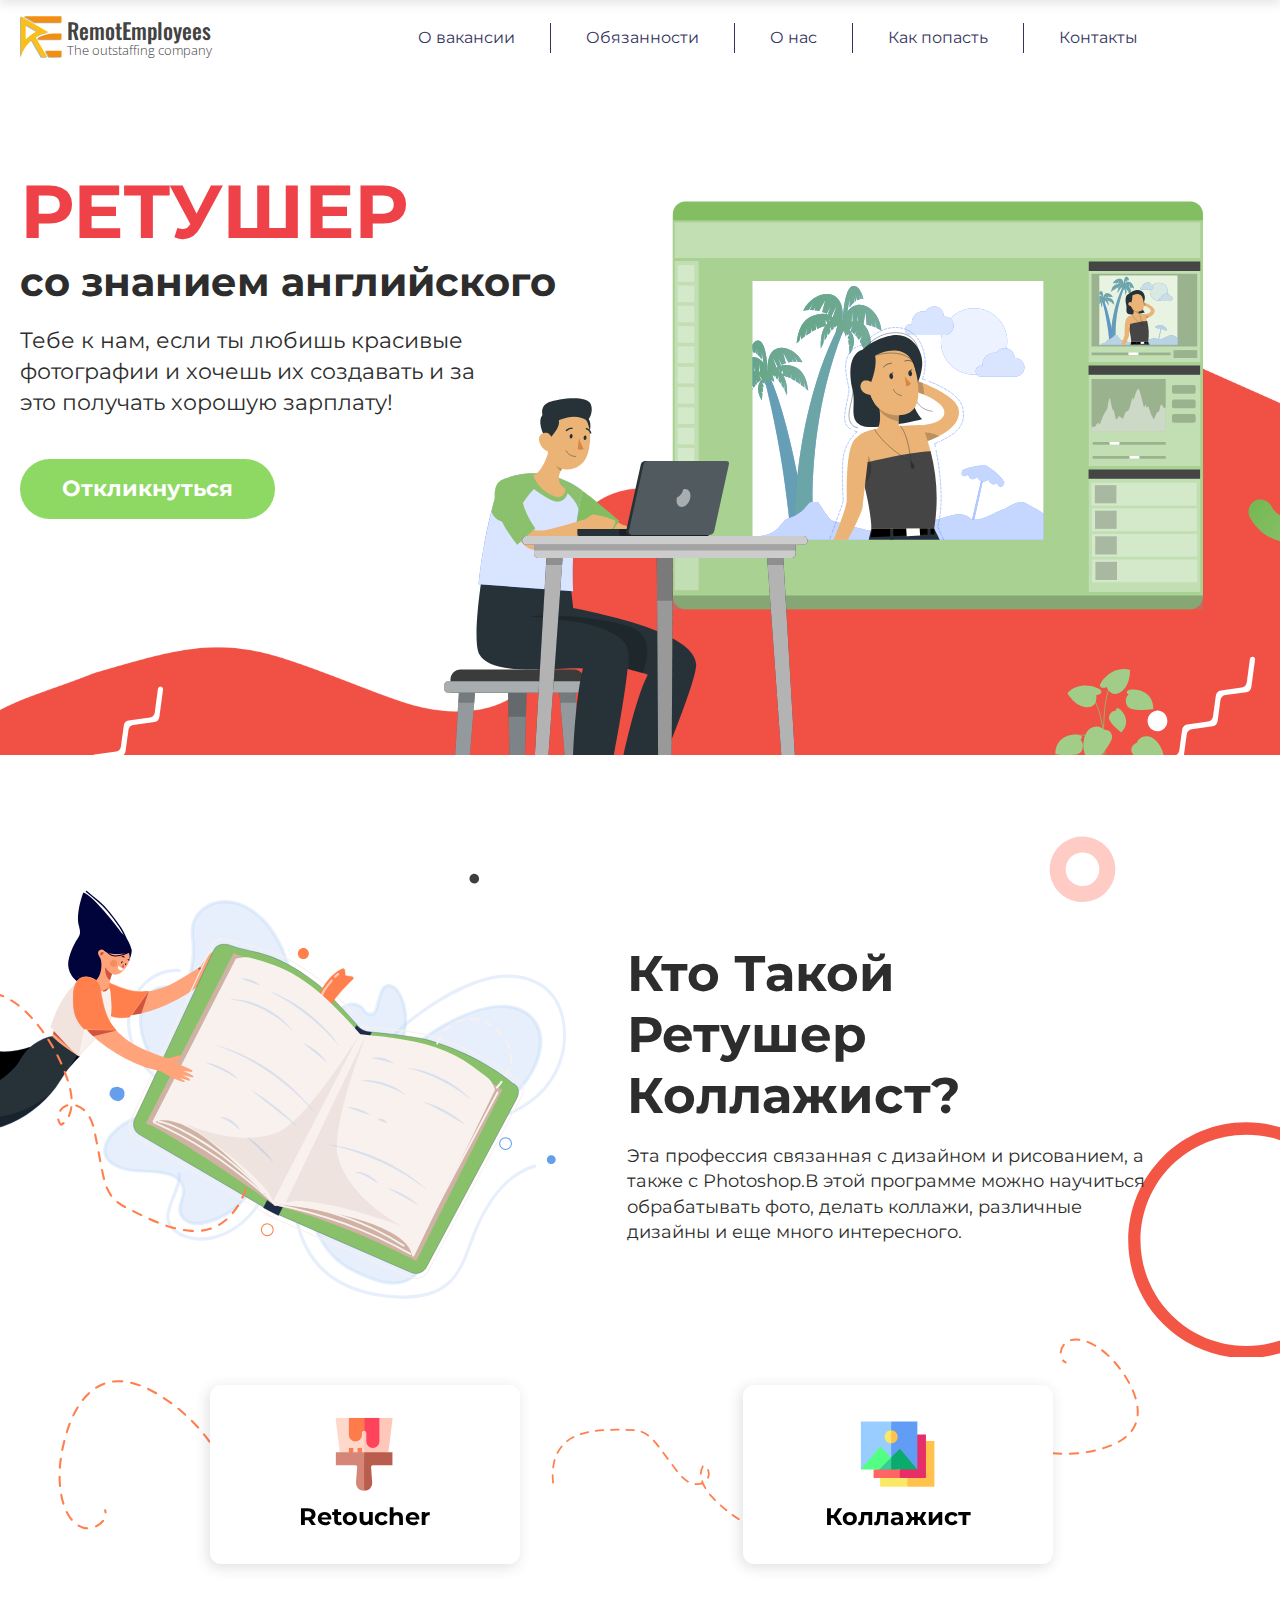
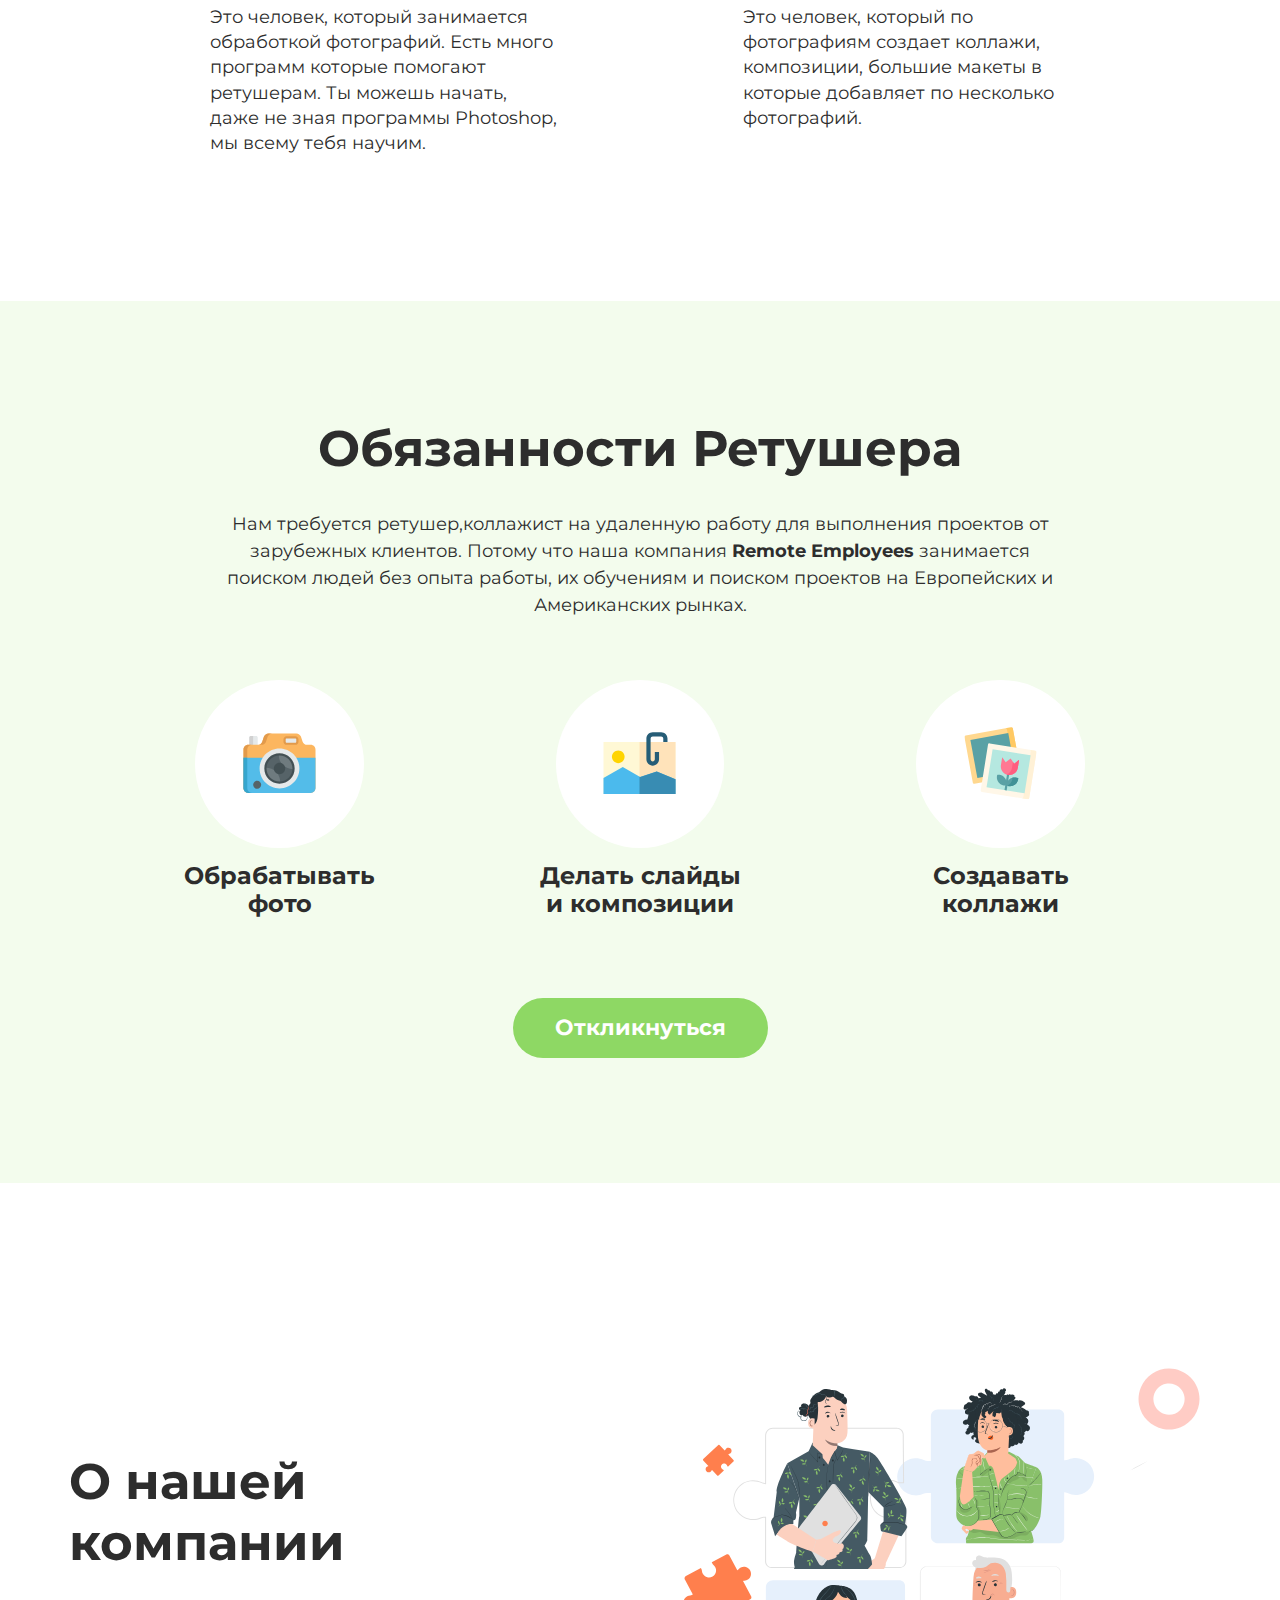
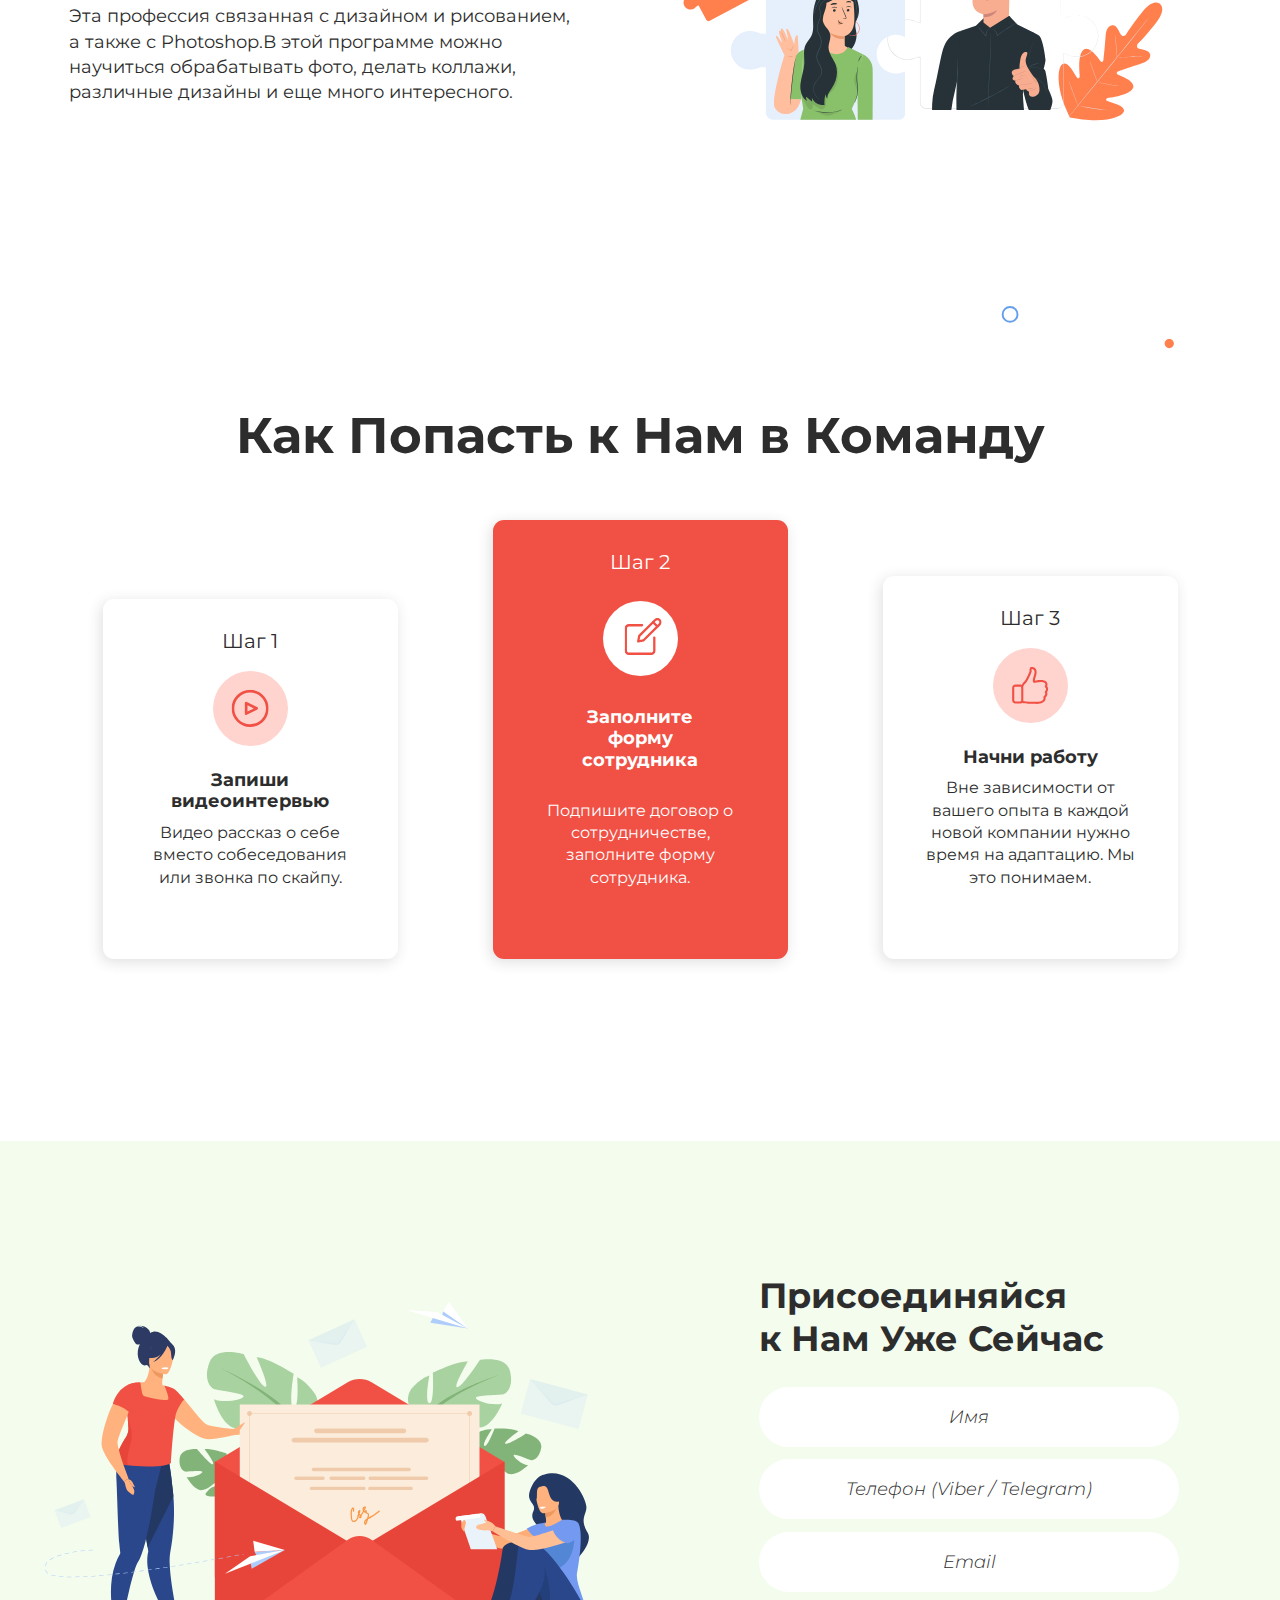
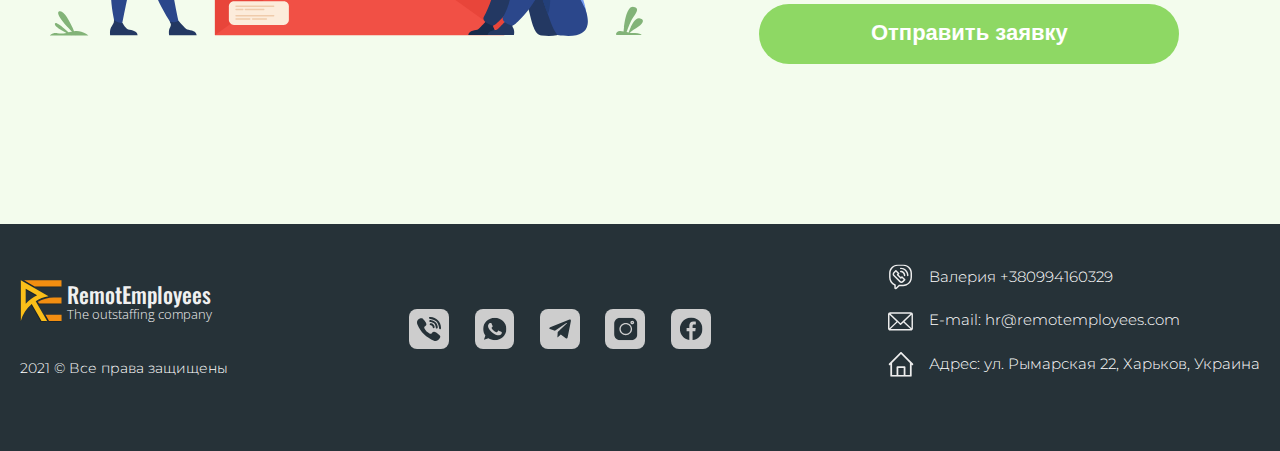
<file: index.html>
<!DOCTYPE html>
<html lang="en">
  <head>
    <meta charset="UTF-8" />
    <meta name="viewport" content="width=device-width, initial-scale=1.0" />
    <!-- Swiper -->
    <link
      rel="stylesheet"
      href="https://unpkg.com/swiper/swiper-bundle.min.css"
    />
    <!-- Favicon -->
    <link
      rel="shortcut icon"
      type="image/png"
      href="./img/cropped-favicon-32x32.ico"
    />
    <!-- Styles -->
    <link rel="stylesheet" href="./css/common.css" />
    <link rel="stylesheet" href="./css/tablet.css" />
    <link rel="stylesheet" href="./css/mobile.css" />
    <!-- Fonts -->
    <link rel="preconnect" href="https://fonts.gstatic.com" />
    <link
      href="https://fonts.googleapis.com/css2?family=Montserrat:wght@300;400;600;700&display=swap"
      rel="stylesheet"
    />
    <link rel="preconnect" href="https://fonts.gstatic.com" />
    <link
      href="https://fonts.googleapis.com/css2?family=Nunito:wght@700&display=swap"
      rel="stylesheet"
    />
    <link rel="preconnect" href="https://fonts.gstatic.com" />
    <link
      href="https://fonts.googleapis.com/css2?family=Oswald:wght@500&display=swap"
      rel="stylesheet"
    />
    <link rel="preconnect" href="https://fonts.gstatic.com" />
    <link
      href="https://fonts.googleapis.com/css2?family=Open+Sans:wght@300&display=swap"
      rel="stylesheet"
    />
    <!-- Title -->
    <title>RemotEmployees</title>
  </head>
  <body>
    <script type="text/javascript">
      var submitted = false;
    </script>
    <iframe
      name="hidden_iframe"
      id="hidden_iframe"
      style="display: none"
      onload="
        if (submitted) {window.location='./thank-you.html'}"
    ></iframe>
    <!-- Бургер меню -->
    <div class="burger-menu">
      <a href="#" class="burger-menu_button">
        <span class="burger-menu_lines"></span>
      </a>
      <nav class="burger-menu_nav">
        <a href="#who" class="burger-menu_link">О вакансии</a>
        <a href="#duties" class="burger-menu_link">Обязанности</a>
        <a href="#about" class="burger-menu_link">О нас</a>
        <a href="#how" class="burger-menu_link">Как попасть</a>
        <a href="#form" class="burger-menu_link">Контакты</a>
      </nav>
      <div class="burger-menu_overlay"></div>
    </div>

    <!-- Основне меню -->
    <header>
      <div class="container header-flex">
        <a href="./index.html" class="flex logo_wrapper">
          <img src="/img/logo.svg" class="logo__img" alt="remote employees" />
          <div class="logo__text">
            <div class="logo__text--main">RemotEmployees</div>
            <div class="logo__text--sub">The outstaffing company</div>
          </div>
        </a>
        <nav class="nav-bar">
          <a href="#who" class="nav-link">О вакансии</a>
          <a href="#duties" class="nav-link">Обязанности</a>
          <a href="#about" class="nav-link">О нас</a>
          <a href="#how" class="nav-link">Как попасть</a>
          <a href="#form" class="nav-link">Контакты</a>
        </nav>
      </div>
    </header>

    <main>
      <section class="hero">
        <div class="container hero-flex">
          <div class="hero-text">
            <h1>Ретушер</h1>
            <h2>со знанием английского</h2>
            <p>
              Тебе к нам, если ты любишь красивые фотографии и хочешь их
              создавать и за это получать хорошую зарплату!
            </p>
            <a href="#form">Откликнуться</a>
          </div>
        </div>
        <!-- векторы -->
        <img
          class="hero-vector h-vector"
          src="./img/hero-vectors/Vector.svg"
          alt=""
        />
        <img
          class="hero-vector-1 h-vector"
          src="./img/hero-vectors/Vector-1.svg"
          alt=""
        />
        <img
          class="hero-vector-2 h-vector"
          src="./img/hero-vectors/Vector-2.svg"
          alt=""
        />
        <img
          class="hero-vector-3 h-vector"
          src="./img/hero-vectors/Vector-3.svg"
          alt=""
        />
        <img
          class="hero-vector-4 h-vector"
          src="./img/hero-vectors/Vector-4.svg"
          alt=""
        />
        <img
          class="hero-vector-5 h-vector"
          src="./img/hero-vectors/Vector-5.svg"
          alt=""
        />
        <img
          class="hero-vector-6 h-vector"
          src="./img/hero-vectors/Vector-6.svg"
          alt=""
        />
        <img
          class="hero-vector-7 h-vector"
          src="./img/hero-vectors/Vector-7.svg"
          alt=""
        />
        <img
          class="hero-vector-8 h-vector"
          src="./img/hero-vectors/Vector-8.svg"
          alt=""
        />
      </section>

      <section class="who">
        <div class="container who-flex" id="who">
          <div class="who-top">
            <picture>
              <source
                srcset="./img/who-top-mobile.svg"
                media="(max-width: 400px)"
              />
              <img src="./img/who-top.svg" alt="magic illustration" />
            </picture>
            <div class="top-text">
              <h1>Кто Такой Ретушер Коллажист?</h1>
              <p>
                Эта профессия связанная с дизайном и рисованием, а также с
                Photoshop.В этой программе можно научиться обрабатывать фото,
                делать коллажи, различные дизайны и еще много интересного.
              </p>
            </div>
          </div>
          <ul class="who-cards">
            <li class="card">
              <div class="card-top">
                <img src="./img/who-brush.svg" alt="brush illustration" />
                <p>Retoucher</p>
              </div>

              <p>
                Это человек, который занимается обработкой фотографий. Есть
                много программ которые помогают ретушерам. Ты можешь начать,
                даже не зная программы Photoshop, мы всему тебя научим.
              </p>
            </li>
            <li class="card">
              <div class="card-top">
                <img src="./img/who-burst.svg" alt="burst illustration" />
                <p>Коллажист</p>
              </div>
              <p>
                Это человек, который по фотографиям создает коллажи, композиции,
                большие макеты в которые добавляет по несколько фотографий.
              </p>
            </li>
          </ul>
        </div>
        <!-- Swiper -->
        <div class="swiper-container">
          <div class="swiper-wrapper">
            <div class="swiper-slide">
              <div class="slide-box slide-one">
                <div class="card-top">
                  <img src="./img/who-brush.svg" alt="brush illustration" />
                  <p>Retoucher</p>
                </div>

                <p>
                  Это человек, который занимается обработкой фотографий. Есть
                  много программ которые помогают ретушерам. Ты можешь начать,
                  даже не зная программы Photoshop, мы всему тебя научим.
                </p>
              </div>
            </div>
            <div class="swiper-slide">
              <div class="slide-box slide-two">
                <div class="card-top">
                  <img src="./img/who-burst.svg" alt="burst illustration" />
                  <p>Коллажист</p>
                </div>
                <p>
                  Это человек, который по фотографиям создает коллажи,
                  композиции, большие макеты в которые добавляет по несколько
                  фотографий.
                </p>
                <div class="card-bottom-color"></div>
              </div>
            </div>
          </div>
          <!-- Pagination -->
          <div class="swiper-pagination"></div>
        </div>
        <!-- absolute -->
        <img
          src="./img/who-vectors/Vector.svg"
          alt=""
          class="w-vector who-vector"
        />
        <img
          src="./img/who-vectors/Vector-1.svg"
          alt=""
          class="w-vector who-vector-1"
        />
      </section>

      <section class="duties">
        <div class="container duties-flex" id="duties">
          <h1>Обязанности Ретушера</h1>
          <p>
            Нам требуется ретушер,коллажист на удаленную работу для выполнения
            проектов от зарубежных клиентов. Потому что наша компания
            <strong>Remote Employees</strong> занимается поиском людей без опыта
            работы, их обучениям и поиском проектов на Европейских и
            Американских рынках.
          </p>
          <ul class="duties-cards">
            <li class="card">
              <div class="image-wrapper">
                <img src="./img/duties-camera.svg" alt="camera illustration" />
              </div>
              <p>Обрабатывать фото</p>
            </li>
            <li class="card">
              <div class="image-wrapper">
                <img
                  src="./img/duties-attached.svg"
                  alt="attached illustration"
                />
              </div>
              <p>Делать слайды и композиции</p>
            </li>
            <li class="card">
              <div class="image-wrapper">
                <img src="./img/duties-image.svg" alt="image illustration" />
              </div>
              <p>Создавать коллажи</p>
            </li>
          </ul>
          <a href="#form">Откликнуться</a>
        </div>
        <!-- Swiper -->
        <div class="swiper-container">
          <div class="swiper-wrapper">
            <div class="swiper-slide">
              <div class="slide-box slide-one">
                <div class="image-wrapper">
                  <img
                    src="./img/duties-camera.svg"
                    alt="camera illustration"
                  />
                </div>
                <p>Обрабатывать фото</p>
              </div>
            </div>
            <div class="swiper-slide">
              <div class="slide-box slide-two">
                <div class="image-wrapper">
                  <img
                    src="./img/duties-attached.svg"
                    alt="attached illustration"
                  />
                </div>
                <p>Делать слайды и композиции</p>
              </div>
            </div>
            <div class="swiper-slide">
              <div class="slide-box slide-three">
                <div class="image-wrapper">
                  <img src="./img/duties-image.svg" alt="image illustration" />
                </div>
                <p>Создавать коллажи</p>
              </div>
            </div>
          </div>
          <!-- Pagination -->
          <div class="swiper-pagination"></div>
        </div>
        <a href="#form" class="duties-button-mobile">Откликнуться</a>
      </section>

      <section class="about">
        <div class="container about-flex" id="about">
          <div class="about-text">
            <h2>О нашей компании</h2>
            <p>
              Эта профессия связанная с дизайном и рисованием, а также с
              Photoshop.В этой программе можно научиться обрабатывать фото,
              делать коллажи, различные дизайны и еще много интересного.
            </p>
          </div>
          <img src="./img/about-image.svg" alt="employees illustration" />
        </div>
      </section>

      <section class="how">
        <div class="container how-flex" id="how">
          <h1>Как Попасть к Нам в Команду</h1>
          <ul class="how-cards">
            <li class="card">
              <h3>Шаг 1</h3>
              <div class="image-wrapper">
                <img src="./img/how-play.svg" alt="play-button illustration" />
              </div>
              <h2>Запиши видеоинтервью</h2>
              <p>
                Видео рассказ о себе вместо собеседования или звонка по скайпу.
              </p>
            </li>
            <li class="card">
              <h3>Шаг 2</h3>
              <div class="image-wrapper">
                <img src="./img/how-edit.svg" alt="play-button illustration" />
              </div>
              <h2>Заполните форму сотрудника</h2>
              <p>
                Подпишите договор о сотрудничестве, заполните форму сотрудника.
              </p>
            </li>
            <li class="card">
              <h3>Шаг 3</h3>
              <div class="image-wrapper">
                <img src="./img/how-like.svg" alt="play-button illustration" />
              </div>
              <h2>Начни работу</h2>
              <p>
                Вне зависимости от вашего опыта в каждой новой компании нужно
                время на адаптацию. Мы это понимаем.
              </p>
            </li>
          </ul>
        </div>
        <!-- Swiper -->
        <div class="swiper-container">
          <div class="swiper-wrapper">
            <div class="swiper-slide">
              <div class="slide-box slide-one">
                <h3>Шаг 1</h3>
                <div class="image-wrapper">
                  <img
                    src="./img/how-play.svg"
                    alt="play-button illustration"
                  />
                </div>
                <h2>Запиши видеоинтервью</h2>
                <p>
                  Видео рассказ о себе вместо собеседования или звонка по
                  скайпу.
                </p>
              </div>
            </div>
            <div class="swiper-slide">
              <div class="slide-box slide-two">
                <h3>Шаг 2</h3>
                <div class="image-wrapper">
                  <img
                    src="./img/how-edit.svg"
                    alt="play-button illustration"
                  />
                </div>
                <h2>Заполните форму сотрудника</h2>
                <p>
                  Подпишите договор о сотрудничестве, заполните форму
                  сотрудника.
                </p>
              </div>
            </div>
            <div class="swiper-slide">
              <div class="slide-box slide-three">
                <h3>Шаг 3</h3>
                <div class="image-wrapper">
                  <img
                    src="./img/how-like.svg"
                    alt="play-button illustration"
                  />
                </div>
                <h2>Начни работу</h2>
                <p>
                  Вне зависимости от вашего опыта в каждой новой компании нужно
                  время на адаптацию. Мы это понимаем.
                </p>
              </div>
            </div>
          </div>
          <!-- Pagination -->
          <div class="swiper-pagination"></div>
        </div>
      </section>

      <section class="form" id="form">
        <div class="container form-flex">
          <img src="./img/form-img.svg" alt="form illustration" />
          <form
            class="form-text"
            action="https://docs.google.com/forms/u/1/d/e/1FAIpQLSdqhf65YbMjfDv7mBFJMyPfAKPP6NlJghRLTjskM8ik-5KcTg/formResponse"
            method="POST"
            target="hidden_iframe"
            onsubmit="submitted=true;"
          >
            <h2>
              Присоединяйся <br />
              к Нам Уже Сейчас
            </h2>
            <input
              type="text"
              placeholder="Имя"
              pattern="^[a-zA-Z]+"
              name="entry.1164864260"
              required
            />
            <input
              type="tel"
              placeholder="Телефон (Viber / Telegram)"
              name="entry.996335081"
              required
            />
            <input
              type="email"
              placeholder="Email"
              name="entry.1554962586"
              required
            />
            <button type="submit">Отправить заявку</button>
          </form>
        </div>
      </section>
    </main>

    <footer>
      <div class="container footer-flex">
        <div class="info">
          <a href="./index.html" class="flex logo_wrapper logo--footer">
            <img src="/img/logo.svg" class="logo__img" alt="remote employees" />
            <div class="logo__text">
              <div class="logo__text--main">RemotEmployees</div>
              <div class="logo__text--sub">The outstaffing company</div>
            </div>
          </a>
          <p class="copy">2021 &copy; Все права защищены</p>
        </div>
        <ul class="soclinks">
          <li>
            <a href="viber://chat?number=380666146404" target="_blank"
              ><img src="./img/soc-viber.svg" alt="soclink image" class="icon"
            /></a>
          </li>
          <li>
            <a href="https://wa.me/380666146404" target="_blank"
              ><img
                src="./img/soc-whatsapp.svg"
                alt="soclink image"
                class="icon"
            /></a>
          </li>
          <li>
            <a href="https://t.me/remotemployees" target="_blank"
              ><img
                src="./img/soc-telegram.svg"
                alt="soclink image"
                class="icon"
            /></a>
          </li>
          <li>
            <a href="https://www.instagram.com/remotemployees/" target="_blank"
              ><img
                src="./img/soc-instagram.svg"
                alt="soclink image"
                class="icon"
            /></a>
          </li>
          <li>
            <a href="https://fb.com/remotemployees" target="_blank"
              ><img
                src="./img/soc-facebook.svg"
                alt="soclink image"
                class="icon"
            /></a>
          </li>
        </ul>
        <ul class="contacts">
          <li>
            <a href="viber://chat?number=380994160329" class="contact-link"
              ><img src="./img/c-viber.svg" alt="contact illustation" />
              <span>Валерия +380994160329</span>
            </a>
          </li>
          <li>
            <a href="mailto:hr@remotemployees.com" class="contact-link"
              ><img src="./img/c-email.svg" alt="contact illustation" />
              <span
                ><span class="mobile-hidden">E-mail:</span>
                hr@remotemployees.com
              </span>
            </a>
          </li>
          <li>
            <img src="./img/c-home.svg" alt="contact illustation" />
            <span
              ><span class="mobile-hidden">Адрес:</span> ул. Рымарская 22,
              Харьков, Украина</span
            >
          </li>
          <li>
            <ul class="soclinks-mobile">
              <li>
                <a href="viber://chat?number=380666146404" target="_blank"
                  ><img
                    src="./img/soc-viber.svg"
                    alt="soclink image"
                    class="icon"
                /></a>
              </li>
              <li>
                <a href="https://wa.me/380666146404" target="_blank"
                  ><img
                    src="./img/soc-whatsapp.svg"
                    alt="soclink image"
                    class="icon"
                /></a>
              </li>
              <li>
                <a href="https://t.me/remotemployees" target="_blank"
                  ><img
                    src="./img/soc-telegram.svg"
                    alt="soclink image"
                    class="icon"
                /></a>
              </li>
              <li>
                <a
                  href="https://www.instagram.com/remotemployees/"
                  target="_blank"
                  ><img
                    src="./img/soc-instagram.svg"
                    alt="soclink image"
                    class="icon"
                /></a>
              </li>
              <li>
                <a href="https://fb.com/remotemployees" target="_blank"
                  ><img
                    src="./img/soc-facebook.svg"
                    alt="soclink image"
                    class="icon"
                /></a>
              </li>
            </ul>
          </li>
        </ul>
      </div>
      <p class="copy-mobile">2021 &copy; Все права защищены</p>
    </footer>

    <!-- Скрипт -->
    <script src="https://unpkg.com/swiper/swiper-bundle.min.js"></script>
    <script src="/js/swiper_page.js" type="module"></script>
    <script src="https://code.jquery.com/jquery-3.3.1.min.js"></script>
    <script src="./js/script.js"></script>
  </body>
</html>
</file>
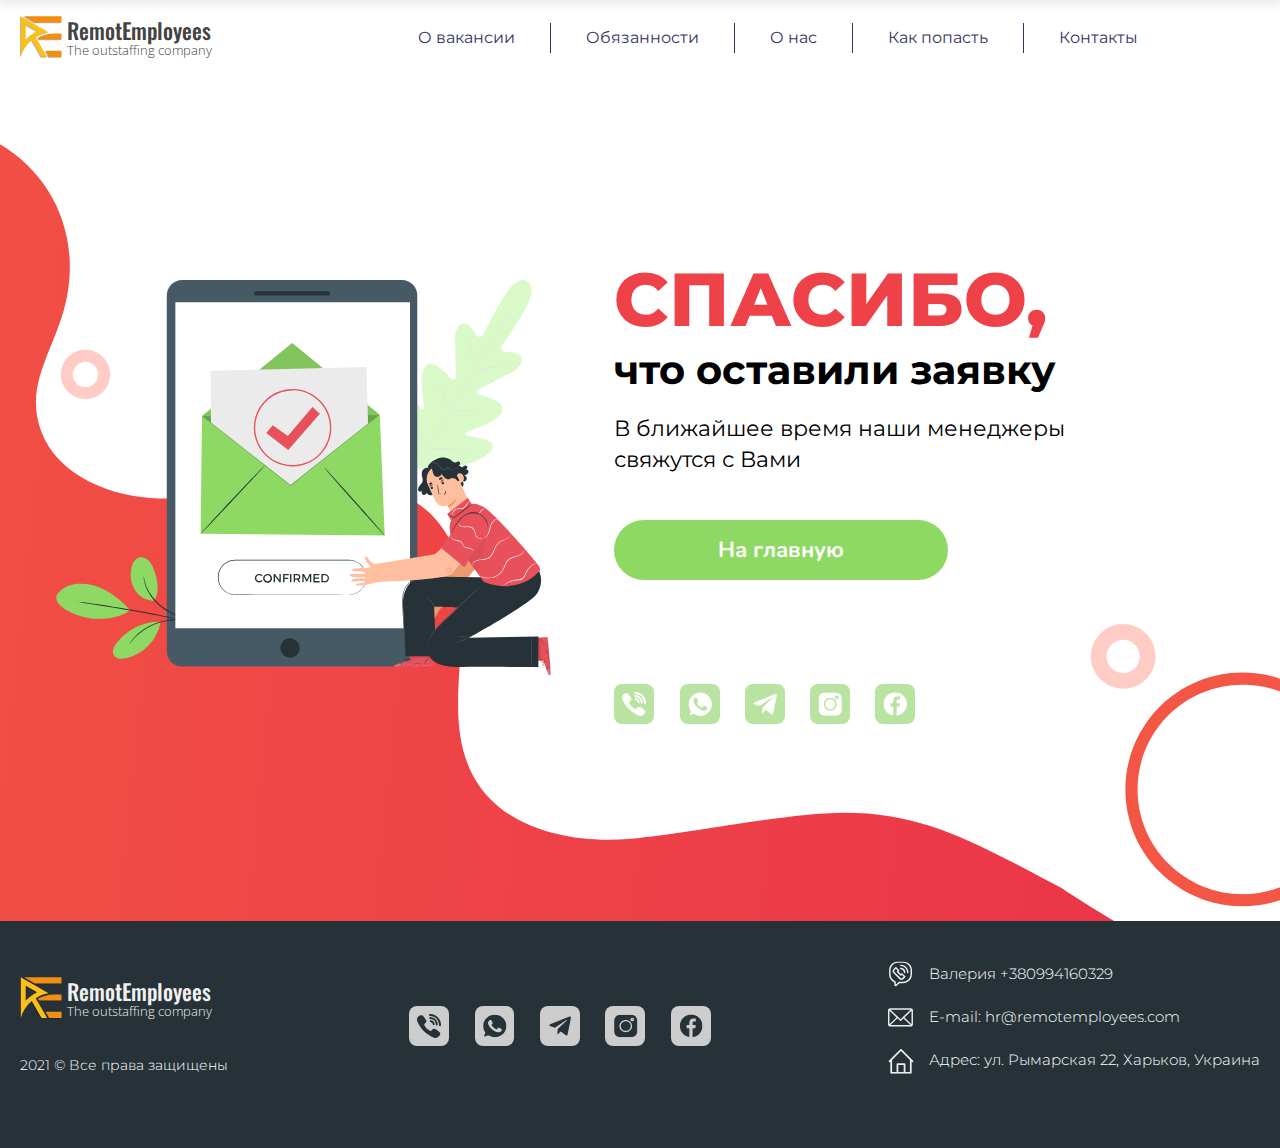
<file: thank-you.html>
<!DOCTYPE html>
<html lang="en">
  <head>
    <meta charset="UTF-8" />
    <meta name="viewport" content="width=device-width, initial-scale=1.0" />

    <!-- Favicon -->
    <link rel="icon" type="image/png" href="./img/cropped-favicon-32x32.ico" />
    <!-- Styles -->
    <link rel="stylesheet" href="./css/common.css" />
    <link rel="stylesheet" href="./css/thank-you.css" />
    <link rel="stylesheet" href="./css/tablet.css" />
    <link rel="stylesheet" href="./css/mobile.css" />
    <!-- Fonts -->
    <link rel="preconnect" href="https://fonts.gstatic.com" />
    <link
      href="https://fonts.googleapis.com/css2?family=Montserrat:wght@300;400;600;700&display=swap"
      rel="stylesheet"
    />
    <link rel="preconnect" href="https://fonts.gstatic.com" />
    <link
      href="https://fonts.googleapis.com/css2?family=Nunito:wght@700&display=swap"
      rel="stylesheet"
    />
    <link rel="preconnect" href="https://fonts.gstatic.com" />
    <link
      href="https://fonts.googleapis.com/css2?family=Oswald:wght@500&display=swap"
      rel="stylesheet"
    />
    <link rel="preconnect" href="https://fonts.gstatic.com" />
    <link
      href="https://fonts.googleapis.com/css2?family=Open+Sans:wght@300&display=swap"
      rel="stylesheet"
    />
    <!-- Title -->
    <title>RemotEmployees</title>
  </head>

  <body>
    <!-- Бургер меню -->
    <div class="burger-menu">
      <a href="#" class="burger-menu_button">
        <span class="burger-menu_lines"></span>
      </a>
      <nav class="burger-menu_nav">
        <a href="./index.html#who" class="burger-menu_link">О вакансии</a>
        <a href="./index.html#duties" class="burger-menu_link">Обязанности</a>
        <a href="./index.html#about" class="burger-menu_link">О нас</a>
        <a href="./index.html#how" class="burger-menu_link">Как попасть</a>
        <a href="./index.html#form" class="burger-menu_link">Контакты</a>
      </nav>
      <div class="burger-menu_overlay"></div>
    </div>

    <!-- Основне меню -->
    <header>
      <div class="container header-flex">
        <a href="./index.html" class="flex logo_wrapper">
          <img src="/img/logo.svg" class="logo__img" alt="remote employees" />
          <div class="logo__text">
            <div class="logo__text--main">RemotEmployees</div>
            <div class="logo__text--sub">The outstaffing company</div>
          </div>
        </a>
        <nav class="nav-bar">
          <a href="./index.html#who" class="nav-link">О вакансии</a>
          <a href="./index.html#duties" class="nav-link">Обязанности</a>
          <a href="./index.html#about" class="nav-link">О нас</a>
          <a href="./index.html#how" class="nav-link">Как попасть</a>
          <a href="./index.html#form" class="nav-link">Контакты</a>
        </nav>
      </div>
    </header>

    <main>
      <section class="feedback">
        <div class="container feedback-flex">
          <img
            src="./img/thank-you/feedback-iilustration.svg"
            alt="feedback illustration"
          />
          <div class="feedback-text">
            <h1>Спасибо,</h1>
            <h2>что оставили заявку</h2>
            <p>В ближайшее время наши менеджеры свяжутся с Вами</p>
            <a href="./index.html">На главную</a>
            <ul class="feedback-soclinks">
              <li>
                <a href="viber://chat?number=380666146404" target="_blank"
                  ><img
                    src="./img/thank-you/viber-feedback.svg"
                    alt="viber icon"
                /></a>
              </li>
              <li>
                <a href="https://wa.me/380666146404" target="_blank"
                  ><img
                    src="./img/thank-you/whatsapp-feedback.svg"
                    alt="whatsapp icon"
                /></a>
              </li>
              <li>
                <a href="https://t.me/remotemployees" target="_blank"
                  ><img
                    src="./img/thank-you/telegram-feedback.svg"
                    alt="telegram icon"
                /></a>
              </li>
              <li>
                <a
                  href="https://www.instagram.com/remotemployees"
                  target="_blank"
                  ><img
                    src="./img/thank-you/instagram-feedback.svg"
                    alt="instagram icon"
                /></a>
              </li>
              <li>
                <a href="https://fb.com/remotemployees" target="_blank"
                  ><img
                    src="./img/thank-you/facebook-feedback.svg"
                    alt="facebook icon"
                /></a>
              </li>
            </ul>
          </div>
        </div>
      </section>
    </main>

    <footer>
      <div class="container footer-flex">
        <div class="info">
          <a href="./index.html" class="flex logo_wrapper logo--footer">
            <img src="/img/logo.svg" class="logo__img" alt="remote employees" />
            <div class="logo__text">
              <div class="logo__text--main">RemotEmployees</div>
              <div class="logo__text--sub">The outstaffing company</div>
            </div>
          </a>
          <p class="copy">2021 &copy; Все права защищены</p>
        </div>
        <ul class="soclinks">
          <li>
            <a href="viber://chat?number=380666146404" target="_blank"
              ><img src="./img/soc-viber.svg" alt="soclink image" class="icon"
            /></a>
          </li>
          <li>
            <a href="https://wa.me/380666146404" target="_blank"
              ><img
                src="./img/soc-whatsapp.svg"
                alt="soclink image"
                class="icon"
            /></a>
          </li>
          <li>
            <a href="https://t.me/remotemployees" target="_blank"
              ><img
                src="./img/soc-telegram.svg"
                alt="soclink image"
                class="icon"
            /></a>
          </li>
          <li>
            <a href="https://www.instagram.com/remotemployees/" target="_blank"
              ><img
                src="./img/soc-instagram.svg"
                alt="soclink image"
                class="icon"
            /></a>
          </li>
          <li>
            <a href="https://fb.com/remotemployees" target="_blank"
              ><img
                src="./img/soc-facebook.svg"
                alt="soclink image"
                class="icon"
            /></a>
          </li>
        </ul>
        <ul class="contacts">
          <li>
            <a href="viber://chat?number=380994160329" class="contact-link"
              ><img src="./img/c-viber.svg" alt="contact illustation" />
              <span>Валерия +380994160329</span>
            </a>
          </li>
          <li>
            <a href="mailto:hr@remotemployees.com" class="contact-link"
              ><img src="./img/c-email.svg" alt="contact illustation" />
              <span
                ><span class="mobile-hidden">E-mail:</span>
                hr@remotemployees.com
              </span>
            </a>
          </li>
          <li>
            <img src="./img/c-home.svg" alt="contact illustation" />
            <span
              ><span class="mobile-hidden">Адрес:</span> ул. Рымарская 22,
              Харьков, Украина</span
            >
          </li>
          <li>
            <ul class="soclinks-mobile">
              <li>
                <a href="viber://chat?number=380666146404" target="_blank"
                  ><img
                    src="./img/soc-viber.svg"
                    alt="soclink image"
                    class="icon"
                /></a>
              </li>
              <li>
                <a href="https://wa.me/380666146404" target="_blank"
                  ><img
                    src="./img/soc-whatsapp.svg"
                    alt="soclink image"
                    class="icon"
                /></a>
              </li>
              <li>
                <a href="https://t.me/remotemployees" target="_blank"
                  ><img
                    src="./img/soc-telegram.svg"
                    alt="soclink image"
                    class="icon"
                /></a>
              </li>
              <li>
                <a
                  href="https://www.instagram.com/remotemployees/"
                  target="_blank"
                  ><img
                    src="./img/soc-instagram.svg"
                    alt="soclink image"
                    class="icon"
                /></a>
              </li>
              <li>
                <a href="https://fb.com/remotemployees" target="_blank"
                  ><img
                    src="./img/soc-facebook.svg"
                    alt="soclink image"
                    class="icon"
                /></a>
              </li>
            </ul>
          </li>
        </ul>
      </div>
      <p class="copy-mobile">2021 &copy; Все права защищены</p>
    </footer>

    <!-- Скрипт -->
    <script src="https://code.jquery.com/jquery-3.3.1.min.js"></script>
    <script src="./js/script.js"></script>
  </body>
</html>
</file>
<file: css/common.css>
/* logo */
.logo_wrapper {
  font-family: "Oswald", sans-serif;
  width: fit-content;
  display: flex;
  justify-content: start;
  margin-right: 20px;
  color: #434342;
}
.logo_wrapper.logo--footer {
  color: #f0f0f0;
}

.logo__img {
  width: 32px;
  height: 32px;
  margin-right: 5px;
}

.logo__text--main {
  font-family: "Oswald", sans-serif;
  font-weight: 500;
  font-size: 16px;
  margin-top: -2px;
  margin-bottom: -4px;
}

.logo__text--sub {
  font-family: "Open Sans", sans-serif;
  font-weight: 300;
  font-size: 8.5px;
}
@media (min-width: 1024px) {
  .logo__img {
    width: 42px;
    height: 42px;
  }

  .logo__text--main {
    font-size: 22px;
  }

  .logo__text--sub {
    font-size: 12.5px;
  }
}

/* Base */
* {
  margin: 0;
  padding: 0;
}
body {
  font-family: "Montserrat", sans-serif;
  overflow-x: hidden;
}
a,
a:visited {
  display: inline-block;
  text-decoration: none;
}
img {
  display: block;
  width: 100%;
  height: auto;
}
ul {
  list-style: none;
}
.container {
  max-width: 1320px;
  padding-left: 20px;
  padding-right: 20px;
  margin-left: auto;
  margin-right: auto;
}

/* Header */

.header-flex {
  display: flex;
  align-items: center;
  padding-top: 16px;
  padding-bottom: 10px;
}

.nav-bar {
  display: flex;
  margin-left: 150.58px;
}
.nav-bar a {
  padding: 5px 35px;
}
.nav-bar a:not(:last-child) {
  border-right: 1px solid #343460;
}
.nav-link {
  font-size: 16px;
  line-height: 20px;
  color: #343460;
  transition: 200ms ease;
}
.nav-link:hover {
  transition: 200ms ease;
  color: #ef4447;
}

/* Burder menu */

/* Hero */
@media (min-width: 500px) {
  .hero {
    position: relative;
    padding-top: 97.26px;
    padding-bottom: 235.49px;
    background-image: url("../img/hero-man.svg"), url("../img/hero-bg.png");
    background-position: bottom -200px right 0, right 0 bottom -50px;
    background-size: 1199px 894px, 100%;
    background-repeat: no-repeat;
    /* background-attachment: fixed; */
    overflow: hidden;
  }
}
.hero-text {
  text-align: left;
}
.hero-text h1 {
  font-weight: 700;
  font-size: 75px;
  line-height: 91px;
  text-transform: uppercase;
  color: #ee4148;
}
.hero-text h2 {
  font-weight: bold;
  font-size: 40px;
  line-height: 49px;
  color: #2d2d2d;
  margin-bottom: 20.23px;
}
.hero-text p {
  width: 470px;
  font-size: 22px;
  line-height: 140%;
  color: #2d2d2d;
  margin-bottom: 40.46px;
}
.hero-text a {
  display: flex;
  justify-content: center;
  align-items: center;
  width: 255px;
  height: 60px;
  background: #8ed864;
  border-radius: 67px;
  font-weight: 700;
  font-size: 22px;
  line-height: 140%;
  color: #ffffff;
}
.hero-text a:hover {
  background: #c2eeaa;
}

/* Who */
.who {
  position: relative;
  padding-top: 118.14px;
  padding-bottom: 145.16px;
  margin-left: -260px;
}
.who-top {
  display: flex;
  justify-content: center;
}
.who-top img {
  width: 694.5px;
  height: 761.6px;
}
.top-text {
  width: 521px;
  margin-left: 60px;
  margin-top: 70px;
}
.top-text h1 {
  font-weight: 700;
  font-size: 50px;
  line-height: 61px;
  color: #2d2d2d;
  margin-bottom: 18.23px;
}
.top-text p {
  font-size: 18px;
  line-height: 140%;
  color: #2d2d2d;
}
.who-cards {
  display: flex;
  justify-content: center;
  margin-top: -250px;
  margin-left: 280px;
}
.who-cards .card {
  width: 347.5px;
}
.who-cards .card:first-child {
  margin-right: 185.29px;
}
.card-top {
  position: relative;
  z-index: 30;
  display: flex;
  flex-direction: column;
  align-items: center;
  justify-content: center;
  width: 310px;
  height: 179.74px;
  background: #ffffff;
  box-shadow: -2px 3px 14px rgba(58, 58, 58, 0.16);
  border-radius: 11px;
  margin-bottom: 40.84px;
}
.who-cards .card-top:hover {
  box-shadow: -3px 2px 60px rgba(210, 227, 246, 0.5);
}
.who-cards .card-top img {
  width: 75px;
  height: 75px;
}
.who-cards .card-top p {
  margin-top: 10px;
  font-weight: 700;
  font-size: 24px;
  line-height: 29px;
  text-align: center;
  color: #000000;
}
.who-cards .card > p {
  font-size: 18px;
  line-height: 140%;
  color: #2d2d2d;
}

/* Duties */
.duties {
  padding-top: 117px;
  padding-bottom: 125px;
  background: #f3fced;
}
.duties-flex h1 {
  font-weight: 700;
  font-size: 50px;
  line-height: 61px;
  text-align: center;
  color: #2d2d2d;
  margin-bottom: 32px;
}
.duties-flex > p {
  width: 827.75px;
  margin-left: auto;
  margin-right: auto;
  font-size: 18px;
  line-height: 150%;
  text-align: center;
  color: #2d2d2d;
  margin-bottom: 60.25px;
}
.duties-cards {
  display: flex;
  width: fit-content;
  margin-left: auto;
  margin-right: auto;
  margin-bottom: 78.85px;
}
.duties-cards .card {
  width: 209px;
}
.duties-cards .card:not(:last-child) {
  margin-right: 151.5px;
}
.image-wrapper {
  width: 168.55px;
  height: 168.55px;
  background: #ffffff;
  border-radius: 50%;
  display: flex;
  justify-content: center;
  align-items: center;
  margin-bottom: 13.45px;
  margin-left: auto;
  margin-right: auto;
}
.image-wrapper img {
  width: 73px;
  height: 73px;
}
.duties-cards .card p {
  font-weight: 700;
  font-size: 24px;
  line-height: 120%;
  text-align: center;
  color: #2d2d2d;
}
.duties-flex a {
  display: flex;
  justify-content: center;
  align-items: center;
  width: 255px;
  height: 60px;
  background: #8ed864;
  border-radius: 67px;
  font-weight: 700;
  font-size: 22px;
  line-height: 140%;
  color: #ffffff;
  margin-left: auto;
  margin-right: auto;
}
.duties-flex a:hover {
  background: #c2eeaa;
}

/* About */
.about {
  padding-top: 172.09px;
  padding-bottom: 227.83px;
}
.about-flex {
  display: flex;
  justify-content: center;
}
.about-text {
  margin-top: 96px;
  margin-right: 87px;
}
.about-text h2 {
  width: 527px;
  font-weight: 700;
  font-size: 50px;
  line-height: 61px;
  color: #2d2d2d;
  margin-bottom: 31.23px;
}
.about-text p {
  width: 513.6px;
  font-size: 18px;
  line-height: 140%;
  color: #2d2d2d;
}
.about-flex img {
  width: 626.88px;
  height: 421.62px;
}

/* How */
.how {
  padding-bottom: 181.51px;
}
.how-flex h1 {
  font-weight: 700;
  font-size: 50px;
  line-height: 61px;
  color: #2d2d2d;
  margin-bottom: 54.08px;
  text-align: center;
  width: fit-content;
  margin-left: auto;
  margin-right: auto;
}
.how-cards {
  display: flex;
  width: fit-content;
  margin-left: auto;
  margin-right: auto;
  align-items: flex-end;
}
.how-cards .card {
  display: flex;
  flex-direction: column;
  align-items: center;
  padding: 29.91px 35px 70px;
  box-shadow: -2px 3px 14px rgba(58, 58, 58, 0.16);
  border-radius: 11px;
}
.how-cards .card:hover {
  box-shadow: -3px 2px 60px rgba(210, 227, 246, 0.5);
}
.how-cards .card:not(:last-child) {
  margin-right: 95px;
}
.how-cards .card > h3 {
  font-weight: 400;
  font-size: 20px;
  line-height: 24px;
  text-align: center;
  color: #2d2d2d;
  margin-bottom: 18.24px;
}
.how-cards .card > .image-wrapper {
  margin: 0;
  margin-bottom: 23.77px;
  width: 75px;
  height: 75px;
  background: #ffd3ce;
  border-radius: 50%;
  display: flex;
  justify-content: center;
  align-items: center;
}
.how-cards .card > .image-wrapper > img {
  display: block;
  width: 38px;
  height: auto;
}
.how-cards .card > h2 {
  font-weight: 700;
  font-size: 18px;
  line-height: 120%;
  text-align: center;
  color: #2d2d2d;
  margin-bottom: 9px;
  width: 162px;
}
.how-cards .card p {
  width: 225px;
  font-weight: 400;
  font-size: 16px;
  line-height: 140%;
  text-align: center;
  color: #2d2d2d;
}
/* second */
.how-cards .card:nth-child(2) {
  background: #f15045;
}
.how-cards .card:nth-child(2) > h3 {
  margin-bottom: 27.2px;
  color: #fff;
}
.how-cards .card:nth-child(2) > .image-wrapper {
  margin-bottom: 30.93px;
  background-color: #fff;
}
.how-cards .card:nth-child(2) > .image-wrapper > img {
  padding-left: 5px;
  padding-bottom: 5px;
}
.how-cards .card:nth-child(2) > h2 {
  margin-bottom: 28px;
  color: #fff;
}
.how-cards .card:nth-child(2) > p {
  color: #fff;
}
/* second end */

/* Form */
.form {
  padding-top: 133.61px;
  padding-bottom: 160.17px;
  background: #f3fced;
}
.form-flex {
  display: flex;
  justify-content: center;
}
.form-flex > img {
  width: 697.84px;
  height: 390.04px;
  margin-right: 115.8px;
}
.form-text {
  display: flex;
  flex-direction: column;
}
.form-text > h2 {
  width: 475.57px;
  text-align: left;
  font-weight: 700;
  font-size: 35px;
  line-height: 43px;
  color: #2d2d2d;
  margin-bottom: 26.66px;
}
.form-text > input {
  width: 420.22px;
  height: 60px;
  background: #ffffff;
  border-radius: 70px;
  border: none;
  outline: none;

  font-family: "Montserrat", sans-serif;
  font-style: italic;
  font-weight: 300;
  font-size: 18px;
  line-height: 140%;
  text-align: center;
  color: #2d2d2d;
  margin-bottom: 12.33px;
}
.form-text > input::placeholder {
  font-family: "Montserrat", sans-serif;
  font-style: italic;
  font-weight: 300;
  font-size: 18px;
  line-height: 140%;
  text-align: center;
  color: #2d2d2d;
}
.form-text > input:hover,
.form-text > input:focus {
  box-shadow: 0px 0px 16px rgba(194, 238, 170, 0.69);
}
.form-text > button {
  width: 420.22px;
  height: 60px;
  background: #8ed864;
  border-radius: 67px;
  border: none;
  outline: none;
  display: flex;
  justify-content: center;
  align-items: center;
  font-weight: 700;
  font-size: 22px;
  line-height: 140%;
  color: #ffffff;
}
.form-text > button:hover {
  background: #c2eeaa;
}

/* Footer */
footer {
  padding-top: 39.97px;
  padding-bottom: 57.28px;
  background: #263238;
}
.footer-flex {
  display: flex;
  justify-content: space-between;
  align-items: center;
}
/* info */
.footer-flex .info > a {
  margin-bottom: 35px;
}
.footer-flex .info > p {
  font-family: "Montserrat", sans-serif;
  font-weight: 300;
  font-size: 14px;
  line-height: 150%;
  color: #ffffff;
}
/* info */
/* soclinks */
.footer-flex .soclinks {
  display: flex;
}
.footer-flex .soclinks a {
  display: block;
  width: 39.93px;
  height: 39.91px;
  background: #cdcdcd;
  border-radius: 8px;
  display: flex;
  justify-content: center;
  align-items: center;
}
.footer-flex .soclinks a:hover {
  background: #c2eeaa;
}
.footer-flex .soclinks > li:not(:last-child) {
  margin-right: 25.54px;
}
.footer-flex .soclinks > li .icon {
  width: 24.2px;
  height: 24.2px;
  display: block;
}
/* soclinks */
/* contacts */
.contacts > li:not(:last-child) {
  margin-bottom: 17.22px;
}
.contacts > li {
  display: flex;
  align-items: center;
}
.contacts .contact-link {
  display: flex;
  align-items: center;
}
.contacts > li img {
  width: 26px;
  height: 26px;
  display: block;
}
.contacts > li span {
  font-weight: 300;
  font-size: 15px;
  line-height: 150%;
  color: #ffffff;
  margin-left: 15.08px;
}
.contacts > li:not(:last-child):hover span {
  color: #c2eeaa;
}
.contacts .mobile-hidden {
  margin-left: 0;
}
/* contacts */

.swiper-container {
  display: none;
}

.duties-button-mobile {
  display: none;
}

/* Векторы */
.hero-vector {
  position: absolute;
  width: 262.44px;
  height: 292.79px;
  bottom: 65.48px;
  left: -90px;
}
.hero-vector-1 {
  position: absolute;
  width: 108.49px;
  height: 108.35px;
  left: calc(50% - 108.49px / 2 - 530.12px);
  bottom: -40px;
}
.hero-vector-2 {
  position: absolute;
  width: 108.49px;
  height: 108.35px;
  left: calc(50% - 116.2px / 2 + 565.9px);
  bottom: -10px;
}
.hero-vector-3 {
  position: absolute;
  width: 39.02px;
  height: 39.05px;
  left: calc(50% - 39.02px / 2 + 859.76px);
  bottom: 117px;
}
.hero-vector-4 {
  position: absolute;
  width: 21.43px;
  height: 21.64px;
  left: calc(50% - 21.43px / 2 - 736.29px);
  bottom: 40px;
}
.hero-vector-5 {
  position: absolute;
  width: 21.69px;
  height: 21.67px;
  left: calc(50% - 21.69px / 2 + 417.65px);
  bottom: 23px;
}
.hero-vector-6 {
  position: absolute;
  width: 98.5px;
  height: 98.33px;
  left: calc(50% - 98.5px / 2 + 865.2px);
  bottom: -45px;
}
.hero-vector-7 {
  position: absolute;
  width: 91.75px;
  height: 91.63px;
  right: 0;
  bottom: 298px;
}
.hero-vector-8 {
  position: absolute;
  width: 149px;
  height: 120.29px;
  transform: rotate(7.38deg);
  left: calc(50% - 149px / 2 - 313.46px);
  bottom: -40px;
}

/* hero vectors */
@media (min-width: 1700px) and (max-width: 1799px) {
  .hero-vector-2 {
    left: calc(50% - 116.2px / 2 + 765.9px);
  }
}
@media (min-width: 1600px) and (max-width: 1699px) {
  .hero-vector-2 {
    left: calc(50% - 116.2px / 2 + 665.9px);
  }
  .hero-vector-4 {
    left: calc(50% - 21.43px / 2 - 636.29px);
  }
}
@media (min-width: 1500px) and (max-width: 1599px) {
  .hero-vector-2 {
    left: calc(50% - 116.2px / 2 + 685.9px);
  }
  .hero-vector-5 {
    left: calc(50% - 21.69px / 2 + 617.65px);
  }
}
@media (min-width: 1400px) and (max-width: 1499px) {
  .hero-vector {
    display: none;
  }
  .hero-vector-5 {
    left: calc(50% - 21.69px / 2 + 617.65px);
  }
  .hero-vector-8 {
    display: none;
  }
  .hero {
    background-position: bottom -200px right -50px, right 0 bottom -50px;
    background-size: 1199px 894px, 100%;
  }
}
@media (min-width: 1300px) and (max-width: 1399px) {
  .hero-vector {
    display: none;
  }
  .hero-vector-5 {
    left: calc(50% - 21.69px / 2 + 617.65px);
  }
  .hero-vector-8 {
    display: none;
  }
  .hero {
    background-position: bottom -200px right -50px, right 0 bottom -20px;
    background-size: 1099px 894px, 100%;
  }
}
@media (min-width: 1200px) and (max-width: 1399px) {
  .hero-vector {
    display: none;
  }
  .hero-vector-5 {
    left: calc(50% - 21.69px / 2 + 517.65px);
  }
  .hero-vector-7 {
    display: none;
  }
  .hero-vector-8 {
    display: none;
  }
  .hero {
    background-position: bottom -200px right -50px, right 0 bottom -20px;
    background-size: 999px 894px, 100%;
  }
}
@media (min-width: 1100px) and (max-width: 1199px) {
  .hero-vector {
    display: none;
  }
  .hero-vector-1 {
    left: calc(50% - 108.49px / 2 - 430.12px);
  }
  .hero-vector-2 {
    left: calc(50% - 116.2px / 2 + 485.9px);
  }
  .hero-vector-5 {
    left: calc(50% - 21.69px / 2 + 317.65px);
  }
  .hero-vector-7 {
    display: none;
  }
  .hero-vector-8 {
    display: none;
  }
  .hero {
    background-position: bottom -220px right -50px, right 0 bottom -20px;
    background-size: 859px 894px, 100%;
  }
}
@media (min-width: 1000px) and (max-width: 1099px) {
  .hero-vector {
    display: none;
  }
  .hero-vector-1 {
    left: calc(100% - 108.49px / 2 - 230.12px);
  }
  .hero-vector-2 {
    left: calc(50% - 116.2px / 2 + 485.9px);
  }
  .hero-vector-5 {
    left: calc(50% - 21.69px / 2 + 217.65px);
  }
  .hero-vector-7 {
    display: none;
  }
  .hero-vector-8 {
    display: none;
  }
  .hero {
    background-position: bottom -270px right -50px, right 0 bottom -20px;
    background-size: 859px 894px, 100%;
  }
}
@media (max-width: 999px) {
  .h-vector {
    display: none;
  }
}
@media (min-width: 1000px) {
  .who {
    background-image: url("../img/who-vectors/Vector-2.svg"),
      url("../img/who-vectors/Vector-3.svg"),
      url("../img/who-vectors/Vector-4.svg");
    background-repeat: no-repeat;
    background-position: right -83px bottom 544px, right 164px top 81px,
      left 290px bottom 72px;
    /* background-attachment: fixed; */
  }
}

/* who vectors */
.w-vector {
  position: absolute;
}
.who-vector {
  z-index: 20;
  right: 785px;
  bottom: 280px;
  width: 318.07px;
}
.who-vector-1 {
  z-index: 20;
  right: 430px;
  bottom: 290px;
  width: 265.12px;
}
@media (min-width: 1800px) and (max-width: 1899px) {
  .who-vector {
    z-index: 20;
    right: 725px;
    bottom: 280px;
  }
  .who-vector-1 {
    z-index: 20;
    right: 400px;
    bottom: 290px;
  }
}
@media (min-width: 1700px) and (max-width: 1799px) {
  .who-vector {
    z-index: 20;
    right: 675px;
    bottom: 280px;
  }
  .who-vector-1 {
    z-index: 20;
    right: 360px;
    bottom: 290px;
  }
}
@media (min-width: 1600px) and (max-width: 1699px) {
  .who-vector {
    z-index: 20;
    right: 625px;
    bottom: 280px;
  }
  .who-vector-1 {
    z-index: 20;
    right: 320px;
    bottom: 290px;
  }
}
@media (min-width: 1500px) and (max-width: 1599px) {
  .who-vector {
    z-index: 20;
    right: 575px;
    bottom: 280px;
  }
  .who-vector-1 {
    z-index: 20;
    right: 270px;
    bottom: 290px;
  }
}
@media (min-width: 1400px) and (max-width: 1499px) {
  .who-vector {
    z-index: 20;
    right: 525px;
    bottom: 280px;
  }
  .who-vector-1 {
    z-index: 20;
    right: 220px;
    bottom: 290px;
  }
  .who {
    background-position: right -83px bottom 544px, right 164px top 81px,
      left 188px bottom 136px;
  }
}
@media (min-width: 1300px) and (max-width: 1399px) {
  .who-vector {
    z-index: 20;
    right: 475px;
    bottom: 280px;
  }
  .who-vector-1 {
    z-index: 20;
    right: 170px;
    bottom: 290px;
  }
  .who {
    background-position: right -83px bottom 544px, right 164px top 81px,
      left 188px bottom 136px;
  }
}
@media (min-width: 1200px) and (max-width: 1299px) {
  .who-vector {
    z-index: 20;
    right: 425px;
    bottom: 280px;
  }
  .who-vector-1 {
    z-index: 20;
    right: 120px;
    bottom: 300px;
  }
  .who {
    background-position: right -83px bottom 544px, right 164px top 81px,
      left 188px bottom 136px;
  }
}
@media (min-width: 1100px) and (max-width: 1199px) {
  .who-vector {
    z-index: 20;
    right: 375px;
    bottom: 280px;
  }
  .who-vector-1 {
    z-index: 20;
    right: 70px;
    bottom: 300px;
  }
  .who {
    background-position: right -83px bottom 544px, right 164px top 81px,
      left 98px bottom 136px;
  }
}
@media (min-width: 1000px) and (max-width: 1099px) {
  .who-vector {
    display: none;
  }
  .who-vector-1 {
    z-index: 20;
    right: 20px;
    bottom: 300px;
  }
  .who {
    background-position: right -83px bottom 544px, right 164px top 81px,
      left 50px bottom 136px;
  }
}
@media (max-width: 999px) {
  .w-vector {
    display: none;
  }
}
/* about vectors */
@media (min-width: 1000px) {
  .about {
    background-image: url("../img/about-vectors/Vector.svg"),
      url("../img/about-vectors/Vector-1.svg"),
      url("../img/about-vectors/Vector-2.svg"),
      url("../img/about-vectors/Vector-3.svg");
    background-repeat: no-repeat;
    background-position: right 106px bottom 56px, right 235px bottom 56px,
      right 180px top 185px, left 0 bottom 191px;
    /* background-attachment: fixed; */
  }
}

@media (min-width: 1000px) and (max-width: 1699px) {
  .about {
    background-image: url("../img/about-vectors/Vector.svg"),
      url("../img/about-vectors/Vector-1.svg"),
      url("../img/about-vectors/Vector-2.svg");
    background-position: right 106px bottom 56px, right 235px bottom 56px,
      right 80px top 185px, left 0 bottom 191px;
  }
}
/* how */
@media (min-width: 1500px) {
  .how {
    background-image: url("../img/how-vectors/Vector.svg");
    background-repeat: no-repeat;
    background-position: left 117px bottom 181px;
    /* background-attachment: fixed; */
  }
}
</file>
<file: css/tablet.css>
@media (min-width: 1200px) and (max-width: 1300px) {
  .about-flex > img {
    width: 527.94px;
  }
  .form-flex > img {
    width: 598.27px;
  }
  .who-top > img {
    width: 596.5px;
    margin-left: 200px;
  }
}
@media (min-width: 1100px) and (max-width: 1199px) {
  .about-flex > img {
    width: 427.94px;
    height: auto;
  }
  .form-flex > img {
    width: 498.27px;
    height: auto;
    margin-right: 65px;
  }
  .who-top img {
    width: 546.5px;
    margin-left: 250px;
  }
  /* header */
  .nav-bar {
    margin-left: 150px;
  }
  .nav-bar > a {
    padding: 0 25px;
  }
  /* how */
  .how-cards > .card:not(:last-child) {
    margin-right: 60px;
  }
  /* who */
  .who-cards > .card:not(:last-child) {
    margin-right: 155px;
  }
}
@media (min-width: 1000px) and (max-width: 1099px) {
  .about-flex > img {
    width: 427.94px;
    height: auto;
  }
  .about-text {
    margin-right: 37px;
  }
  .form-flex > img {
    width: 448.27px;
    height: auto;
    margin-right: 55px;
  }
  .who-top img {
    width: 546.5px;
    margin-left: 250px;
  }
  /* header */
  .nav-bar {
    margin-left: 100px;
  }
  .nav-bar > a {
    padding: 0 20px;
  }
  /* hero */
  .hero-text h1 {
    font-size: 65px;
  }
  /* how */
  .how-cards > .card:not(:last-child) {
    margin-right: 45px;
  }
  .how-cards > .card {
    padding: 29.91px 25px 70px;
  }
  /* who */
  .who-cards > .card:not(:last-child) {
    margin-right: 155px;
  }
}
@media (min-width: 900px) and (max-width: 999px) {
  .hero {
    background-position: bottom -220px right -50px, right 0 bottom -50px;
    background-size: 699px 794px, 100%;
    /* background-attachment: fixed; */
  }
  .about-flex {
    align-items: center;
  }
  .about-flex > img {
    width: 327.94px;
    height: auto;
  }
  .about-text {
    margin-right: 27px;
    width: 431px;
    margin-top: 0;
  }
  .about-text > h2,
  .about-text > p {
    width: 431px;
  }
  .about-text > h2 {
    font-size: 40px;
  }
  /* form */
  .form-flex > img {
    width: 400.27px;
    height: auto;
    margin-right: 35px;
  }
  .form-text > input {
    width: 400.22px;
  }
  .form-text > h2 {
    width: 400.22px;
  }
  .form-text > button {
    width: 400.22px;
  }
  /* who */
  .who-top img {
    width: 496.5px;
    margin-left: 250px;
  }
  .top-text {
    margin-left: 20px;
  }
  .top-text > h1 {
    font-size: 40px;
  }
  /* header */
  .nav-bar {
    margin-left: 100px;
  }
  .nav-bar > a {
    padding: 0 10px;
  }
  /* hero */
  .hero-text h1 {
    font-size: 50px;
  }
  .hero-text h2 {
    font-size: 30px;
  }
  /* how */
  .how-cards > .card:not(:last-child) {
    margin-right: 25px;
  }
  .how-cards > .card {
    padding: 29.91px 15px 70px;
  }
  .how-flex > h1 {
    font-size: 40px;
  }
  /* duties */
  .duties-cards .card:not(:last-child) {
    margin-right: 101.5px;
  }
  .duties-flex > h1 {
    font-size: 40px;
  }
  .image-wrapper {
    width: 138.55px;
    height: 138.55px;
  }
  /* who */
  .who-cards > .card:not(:last-child) {
    margin-right: 55px;
  }
  /* footer */
  .footer-flex {
    align-items: stretch;
  }
}
@media (min-width: 800px) and (max-width: 899px) {
  .hero {
    background-position: bottom -150px right -50px, right 0 bottom -20px;
    background-size: 599px 594px, 100%;
  }
  .about-flex {
    align-items: center;
  }
  .about-flex > img {
    width: 327.94px;
    height: auto;
  }
  .about-text {
    margin-right: 27px;
    width: 331px;
    margin-top: 0;
  }
  .about-text > h2,
  .about-text > p {
    width: 331px;
  }
  .about-text > h2 {
    font-size: 30px;
  }
  /* form */
  .form-flex > img {
    width: 300.27px;
    height: auto;
    margin-right: 35px;
  }
  .form-text > input {
    width: 300.22px;
  }
  .form-text > h2 {
    width: 300.22px;
    font-size: 30px;
  }
  .form-text > button {
    width: 300.22px;
  }
  /* who */
  .who-top img {
    width: 396.5px;
    height: 600px;
    margin-left: 250px;
  }
  .top-text {
    margin-left: 10px;
  }
  .top-text > h1 {
    font-size: 30px;
  }
  /* header */
  .nav-bar {
    margin-left: 100px;
  }
  .nav-bar > a {
    padding: 0 10px;
  }
  .nav-bar > a {
    font-size: 14px;
  }
  /* hero */
  .hero-text h1 {
    font-size: 40px;
  }
  .hero-text h2 {
    font-size: 30px;
  }
  /* how */
  .how-cards > .card:not(:last-child) {
    margin-right: 25px;
  }
  .how-cards > .card {
    padding: 29.91px 15px 70px;
  }
  .how-flex > h1 {
    font-size: 30px;
  }
  .how-cards .card p {
    width: 185px;
  }
  /* duties */
  .duties-cards .card:not(:last-child) {
    margin-right: 51.5px;
  }
  .duties-flex > h1 {
    font-size: 30px;
  }
  .image-wrapper {
    width: 138.55px;
    height: 138.55px;
  }
  .duties-flex > p {
    width: 100%;
  }
  /* who */
  .who-cards > .card:not(:last-child) {
    margin-right: 35px;
  }
  .who-cards {
    margin-top: -180px;
    margin-left: 250px;
  }
  /* footer */
  .footer-flex {
    align-items: stretch;
  }
}

/* HiddenElements */
@media (max-width: 999px) {
  /* footer */
  footer {
    padding-bottom: 18px;
  }
  .footer-flex .soclinks {
    display: none;
  }
  .footer-flex .info > p {
    display: none;
  }
  .soclinks-mobile {
    display: flex;
  }
  .soclinks-mobile a:hover {
    background: #c2eeaa;
  }
  .soclinks-mobile a {
    display: block;
    width: 39.93px;
    height: 39.91px;
    background: #cdcdcd;
    border-radius: 8px;
    display: flex;
    justify-content: center;
    align-items: center;
  }
  .soclinks-mobile > li .icon {
    width: 24.2px;
    height: 24.2px;
    display: block;
  }
  .soclinks-mobile > li:not(:last-child) {
    margin-right: 25.54px;
  }
  .copy-mobile {
    font-family: "Montserrat", sans-serif;
    font-weight: 300;
    font-size: 14px;
    line-height: 100%;
    color: #ffffff;
    text-align: left;
    padding: 0 20px;
    padding-top: 18px;
  }
}
@media (min-width: 1000px) {
  /* footer */
  .soclinks-mobile {
    display: none;
  }
  .copy-mobile {
    display: none;
  }
}
</file>
<file: css/mobile.css>
/* Бургер Меню */

.burger-menu_button {
  display: none;
  position: absolute;
  top: 7px;
  right: 10px;
  z-index: 30;
  width: 50px;
  height: 50px;
  border-radius: 50%;
  transition: 300ms ease;
}
.burger-menu_button:hover .burger-menu_lines {
  filter: brightness(1);
  transition: 300ms ease;
}
.burger-menu_lines,
.burger-menu_lines::before,
.burger-menu_lines::after {
  position: absolute;
  width: 25px;
  height: 3px;
  background-color: #222628;
  border-radius: 2px;
}
.burger-menu_lines {
  top: 50%;
  left: 50%;
  transform: translate(-50%, -50%);
}
.burger-menu_lines::before {
  content: "";
  top: -8px;
}
.burger-menu_lines::after {
  content: "";
  bottom: -8px;
}

.burger-menu_active .burger-menu_button,
.burger-menu_active .burger-menu_lines {
  background-color: transparent;
}
.burger-menu_active .burger-menu_lines::before {
  top: 0;
  transform: rotate(45deg);
  background-color: #fff;
}
.burger-menu_active .burger-menu_lines::after {
  top: 0;
  transform: rotate(-45deg);
  background-color: #fff;
}
.burger-menu_nav {
  padding: 38px 0 38px 0;
  position: fixed;
  z-index: 26;
  display: flex;
  flex-direction: column;
  height: auto;
  background: #515b60;
  box-shadow: 0px 4px 9px rgba(91, 91, 91, 0.15);
  overflow-y: auto;
  transform: translateY(-100%);
  transition: 0.5s;
  width: 100%;
}
.burger-menu_active .burger-menu_nav {
  transform: translateY(0);
}
.burger-menu_link {
  text-align: left;
  padding: 10px 0;
  padding-left: 54px;
  text-decoration: none;
  font-size: 18px;
  line-height: 290%;
  color: #fff;
  transition: 300ms ease;
  font-family: "Montserrat", sans-serif;
  font-weight: 600;
  font-size: 18px;
  line-height: 22px;
}
.burger-menu_link:hover {
  color: #fff;
  font-weight: 700;
  background: #7c8184;
  box-shadow: 0px 4px 9px rgba(91, 91, 91, 0.15);
  transition: 300ms ease;
}

.burger-menu_overlay {
  display: none;
  position: fixed;
  top: 0;
  right: 0;
  width: 100%;
  height: 100%;
  z-index: 10;
}
.burger-menu_active .burger-menu_overlay {
  display: block;
}

@media (max-width: 799px) {
  .header-flex .nav-bar {
    display: none;
  }
  .burger-menu_button {
    display: block;
  }
}

/* Контент */
@media (max-width: 799px) {
  .header-logo-link {
    padding-top: 5px;
  }
  .header-flex .header-flex img {
    width: 111px;
    height: auto;
  }
  /* hero */
  .hero {
    padding-top: 31.76px;
    padding-bottom: 214.47px;
  }
  .hero h1 {
    font-weight: 800;
    font-size: 40px;
    line-height: 49px;
  }
  .hero h2 {
    font-weight: 700;
    font-size: 21px;
    line-height: 26px;
    margin-bottom: 17.78px;
  }
  .hero p {
    width: 297.14px;
    font-weight: 400;
    font-size: 18px;
    line-height: 130%;
    margin-bottom: 20px;
  }
  .hero a {
    width: 250.52px;
    height: 50px;
  }
  /* who */
  .who {
    padding-top: 66.67px;
    margin: 0;
  }
  .who-top {
    flex-direction: column-reverse;
    margin-bottom: 37.83px;
  }
  .top-text {
    margin: 0;
    padding-left: 16px;
    width: 100%;
  }
  .who-top h1 {
    width: 280px;
    font-weight: 700;
    font-size: 26px;
    line-height: 115%;
    margin-bottom: 8px;
  }
  .who-top p {
    width: 280px;
    font-weight: 400;
    font-size: 18px;
    line-height: 150%;
    margin-bottom: 35px;
  }
  .who-top img {
    width: 320px;
    height: auto;
    margin-left: -20px;
  }
  .who-cards {
    display: none;
  }
  /* duties */
  .duties {
    padding-top: 48px;
    padding-bottom: 67px;
  }
  .duties-flex > p,
  .duties-flex > .duties-cards,
  .duties-flex > a {
    display: none;
  }
  .duties-flex h1 {
    font-weight: bold;
    font-size: 26px;
    line-height: 115%;
    margin: 0;
  }
  .duties .swiper-container {
    height: 330px;
    display: flex;
    flex-direction: column;
  }
  .duties-button-mobile {
    display: block;
    width: 287px;
    height: 50px;
    background: #8ed864;
    border-radius: 67px;
    margin-left: auto;
    margin-right: auto;
    font-weight: 700;
    font-size: 20px;
    line-height: 140%;
    color: #ffffff;
    display: flex;
    justify-content: center;
    align-items: center;
    margin-top: 20px;
  }
  .duties .swiper-pagination-bullet {
    width: 18px;
    height: 10px;
    background: #ffffff;
    border: 1px solid #e3e3e3;
    box-sizing: border-box;
    border-radius: 8px;
    outline: none;
    opacity: 1;
  }
  .duties .swiper-pagination-bullet-active {
    background: #d8e4d1;
    border-radius: 8px;
  }
  .duties .image-wrapper {
    box-shadow: inset 0px 4px 4px rgba(0, 0, 0, 0.11);
  }
  .duties .slide-box p {
    font-weight: 700;
    font-size: 18px;
    line-height: 120%;
  }

  /* about */
  .about {
    padding-top: 81px;
    padding-bottom: 94.33px;
  }
  .about-flex {
    flex-direction: column;
  }
  .about-text {
    margin: 0;
    margin-bottom: 25px;
    padding-left: 18px;
  }
  .about-text h2 {
    font-weight: 700;
    font-size: 26px;
    line-height: 115%;
    margin-bottom: 8px;
    width: 100%;
  }
  .about-text p {
    font-weight: 400;
    font-size: 18px;
    line-height: 150%;
    /* width: 297.14px; */
    width: 100%;
  }
  .about-flex img {
    width: 100%;
    height: auto;
  }
  /* how */
  .how {
    padding-bottom: 121px;
  }
  .how-flex > .how-cards {
    display: none;
  }
  .how h1 {
    font-weight: 700;
    font-size: 26px;
    line-height: 115%;
    text-align: center;
    margin-bottom: 0;
  }
  .how .swiper-container {
    justify-content: center;
    align-items: center;
  }
  /* .swiper-container-android .swiper-slide,
  .swiper-wrapper {
    transform: translate3d(-10px, 0, 0);
  } */
  .how .slide-box {
    width: 240px;
    height: 300px;
    background: #f15045;
    box-shadow: -2px 3px 14px rgba(58, 58, 58, 0.16);
    border-radius: 11px;
    padding: 22px 12px 81px;
  }
  .how .slide-box h3 {
    font-family: "Nunito", sans-serif;
    font-weight: 700;
    font-size: 20px;
    line-height: 25px;
    text-align: center;
    color: #ffffff;
    margin-bottom: 15px;
  }
  .how .image-wrapper {
    width: 75.07px;
    height: 75.07px;
  }
  .how .image-wrapper img {
    width: 38px;
    height: 38px;
  }
  .how .slide-box h2 {
    font-family: "Nunito", sans-serif;
    font-weight: 700;
    font-size: 18px;
    line-height: 120%;
    text-align: center;
    color: #ffffff;
    margin-bottom: 9px;
  }
  .how .slide-box p {
    font-weight: 400;
    font-size: 16px;
    line-height: 140%;
    text-align: center;
    color: #ffffff;
    width: 100%;
  }
  .how .swiper-pagination {
    bottom: 60px;
  }
  .how .swiper-pagination-bullet {
    width: 18px;
    height: 10px;
    background: #dadada;
    border-radius: 8px;
  }
  .how .swiper-pagination-bullet-active {
    background: #8ed864;
  }
  /* form */
  .form {
    padding-top: 48px;
    padding-bottom: 102px;
  }
  .form-flex img {
    display: none;
  }
  .form-text {
    width: 100%;
  }
  .form-text h2 {
    font-weight: 700;
    font-size: 26px;
    line-height: 115%;
    margin-bottom: 32px;
    text-align: center;
    width: 100%;
  }
  .form-text input {
    width: 260px;
    height: 60px;
    margin-left: auto;
    margin-right: auto;
    margin-bottom: 12px;
  }
  .form-text input::placeholder {
    font-weight: 300;
    font-size: 16px;
    line-height: 140%;
  }
  .form-text button {
    width: 260px;
    height: 60px;
    margin-left: auto;
    margin-right: auto;
    font-weight: bold;
    font-size: 22px;
    line-height: 140%;
  }
  /* footer */
  footer {
    padding-top: 29px;
    padding-bottom: 18px;
    padding-left: 21px;
  }
  .footer-flex {
    flex-direction: column;
    align-items: flex-start;
  }
  .info {
    height: fit-content;
    margin-bottom: 28px;
  }
  .footer-flex .info a {
    margin-bottom: 0;
  }
  .mobile-hidden {
    display: none;
  }
  .contacts > li:last-child {
    margin-top: 37.29px;
    margin-bottom: 27.91px;
  }
  .soclinks-mobile li {
    width: 39.93px;
    height: 39.91px;
  }
  .soclinks-mobile li:not(:last-child) {
    margin-right: 13.34px;
  }
  /* swiper */
  .swiper-container {
    margin-top: 0px;
    display: flex;
    width: 100%;
    height: 470px;
  }
  .swiper-slide {
    display: flex;
    flex-direction: column;
    justify-content: center;
    align-items: center;
    width: 320px;
  }
  .swiper-pagination-bullet {
    width: 18px;
    height: 10px;
    background: #e8fcdd;
    border-radius: 8px;
    outline: none;
    opacity: 1;
  }
  .swiper-pagination-bullet-active {
    background: #d8e4d1;
  }
  .swiper-slide .card-top p {
    margin-top: 10px;
    font-weight: 700;
    font-size: 24px;
    line-height: 29px;
    text-align: center;
    color: #000000;
  }

  .slide-box .card-top {
    margin-bottom: 23px;
    width: 275px;
    margin-left: auto;
    margin-right: auto;
  }
  .slide-box .card-top img {
    width: 75px;
    height: 75px;
  }
  .slide-box > p {
    text-align: center;
    width: 300px;
    font-size: 18px;
    line-height: 140%;
    color: #2d2d2d;
    width: 275px;
    margin-left: auto;
    margin-right: auto;
  }
}

@media (max-width: 799px) {
  .swiper-container {
    display: flex;
  }
}

@media (min-width: 700px) and (max-width: 799px) {
  .hero {
    background-position: bottom -200px right -50px, right 0 bottom 0px;
    background-size: 599px 694px, 100%;
  }
  /* who */
  .who {
    padding-bottom: 45.16px;
  }
  .who-top {
    margin-bottom: 0;
    margin-bottom: -100px;
    flex-direction: row;
  }
  .who-top img {
    width: 300px;
    height: auto;
    margin-left: auto;
    margin-right: auto;
    margin-right: 30px;
    margin-left: 60px;
  }
  .top-text h1 {
    width: 300px;
    margin-left: auto;
    margin-right: auto;
    /* text-align: center; */
  }
  .top-text p {
    width: 300px;
    margin-left: auto;
    margin-right: auto;
    /* text-align: center; */
  }
  /* about */
  .about {
    padding-top: 81px;
    padding-bottom: 81px;
  }
  .about-flex {
    flex-direction: row;
  }
  .about-flex img {
    width: 300px;
    height: auto;
    margin-left: 20px;
  }
  /* duties */
  .duties {
    padding-bottom: 48px;
  }
  .duties .swiper-slide {
    height: 250px;
  }
  .duties .swiper-container {
    height: 300px;
  }
  /* how */
  .how {
    padding-bottom: 11px;
  }
  /* form */
  .form {
    padding-top: 48px;
    padding-bottom: 48px;
  }
  .form-flex img {
    display: block;
    width: 300px;
    margin-right: 30px;
  }
  /* footer */
  .footer-flex {
    flex-direction: row;
  }
}

@media (min-width: 600px) and (max-width: 699px) {
  .hero {
    background-position: bottom -200px right -20px, right 0 bottom 0px;
    background-size: 499px 594px, 100%;
  }
  /* who */
  .who {
    padding-bottom: 45.16px;
  }
  .who-top {
    margin-bottom: 0;
    flex-direction: row;
  }
  .who-top img {
    width: 280px;
    height: auto;
    margin-left: auto;
    margin-right: auto;
  }
  .top-text h1 {
    width: 280px;
    margin-left: auto;
    margin-right: auto;
    /* text-align: center; */
  }
  .top-text p {
    width: 280px;
    margin-left: auto;
    margin-right: auto;
    /* text-align: center; */
  }
  /* about */
  .about {
    padding-top: 81px;
    padding-bottom: 81px;
  }
  .about-flex {
    flex-direction: row;
  }
  .about-flex img {
    width: 300px;
    height: auto;
    margin-left: 0;
  }
  /* duties */
  .duties {
    padding-bottom: 48px;
  }
  .duties .swiper-slide {
    height: 250px;
  }
  .duties .swiper-container {
    height: 300px;
  }
  /* how */
  .how {
    padding-bottom: 11px;
  }
  /* form */
  .form {
    padding-top: 48px;
    padding-bottom: 48px;
  }
  .form-flex img {
    display: block;
    width: 300px;
    margin-right: 10px;
  }
  /* footer */
  .footer-flex {
    flex-direction: row;
  }
}

@media (min-width: 500px) and (max-width: 599px) {
  .hero {
    background-image: url("../img/mobile-bg-hero/Group.svg"),
      url("../img/mobile-bg-hero/Vector.svg");
    background-size: 100% 378.63px, 100% 619.95px;
    background-position: left 0 bottom -200px, right 0 bottom -200px;
    background-repeat: no-repeat;
    overflow: hidden;
  }
  /* who */
  .who {
    padding-bottom: 45.16px;
  }
  .who-top {
    margin-bottom: 0;
    /* flex-direction: row; */
    margin-bottom: -50px;
  }
  .who-top img {
    width: 380px;
    height: auto;
    margin-left: auto;
    margin-right: auto;
  }
  .top-text h1 {
    width: 380px;
    margin-left: auto;
    margin-right: auto;
    /* text-align: center; */
  }
  .top-text p {
    width: 380px;
    margin-left: auto;
    margin-right: auto;
    /* text-align: center; */
  }
  /* about */
  .about {
    padding-top: 61px;
    padding-bottom: 61px;
  }
  .about-text h2 {
    margin-left: auto;
    margin-right: auto;
    width: 380px;
  }
  .about-text p {
    margin-left: auto;
    margin-right: auto;
    width: 380px;
  }
  .about-flex img {
    width: 380px;
    height: auto;
    margin-left: auto;
    margin-right: auto;
  }
  /* duties */
  .duties {
    padding-bottom: 48px;
  }
  .duties .swiper-slide {
    height: 250px;
  }
  .duties .swiper-container {
    height: 300px;
  }
  /* how */
  .how {
    padding-bottom: 11px;
  }
  .how h1 {
    width: 380px;
  }
  /* form */
  .form {
    padding-top: 48px;
    padding-bottom: 48px;
  }
  .form input {
    width: 360px;
  }
  .form button {
    width: 300px;
    margin-top: 20px;
  }
  .form-flex {
    flex-direction: column;
  }
  .form-flex img {
    display: block;
    width: 380px;
    height: auto;
    margin-left: auto;
    margin-right: auto;
    margin-bottom: 40px;
  }
  /* footer */
}

@media (min-width: 400px) and (max-width: 499px) {
  .hero {
    background-image: url("../img/mobile-bg-hero/Group.svg"),
      url("../img/mobile-bg-hero/Vector.svg");
    background-size: 100% 378.63px, 100% 619.95px;
    background-position: left 0 bottom -200px, right 0 bottom -200px;
    background-repeat: no-repeat;

    overflow: hidden;
  }
  /* who */
  .who {
    padding-bottom: 75.16px;
  }
  .top-text h1 {
    width: 300px;
    margin-left: auto;
    margin-right: auto;
    /* text-align: center; */
  }
  .top-text p {
    width: 300px;
    margin-left: auto;
    margin-right: auto;
    /* text-align: center; */
  }
  /* about */
  .about {
    padding-top: 61px;
    padding-bottom: 61px;
  }
  .about-text h2 {
    margin-left: auto;
    margin-right: auto;
    width: 300px;
  }
  .about-text p {
    margin-left: auto;
    margin-right: auto;
    width: 300px;
  }
  .about-flex img {
    width: 300px;
    height: auto;
    margin-left: auto;
    margin-right: auto;
  }
  /* how */
  .how {
    padding-bottom: 11px;
  }
  /* form */
  .form {
    padding-top: 48px;
    padding-bottom: 48px;
  }
  .form input {
    width: 300px;
    height: 50px;
  }
  .form button {
    width: 300px;
    height: 50px;
    margin-top: 20px;
  }
}
/* bg */
@media (min-width: 280px) and (max-width: 399px) {
  .hero {
    background-image: url("../img/mobile-bg-hero/Group.svg"),
      url("../img/mobile-bg-hero/Vector.svg");
    background-size: 100% 378.63px, 100% 619.95px;
    background-position: left 0 bottom -200px, right 0 bottom -200px;
    background-repeat: no-repeat;
    overflow: hidden;
  }
}

@media (min-width: 320px) and (max-width: 999px) {
  .about {
    background-image: url("../img/about-vectors/Vector.svg"),
      url("../img/about-vectors/Vector-1.svg");
    background-repeat: no-repeat;
    background-position: right 106px bottom 56px, right 235px bottom 56px;
    /* background-attachment: fixed; */
  }
  .how {
    background-image: url("../img/about-vectors/Vector-2.svg");
    background-repeat: no-repeat;
    background-position: left -30px top 185px;
    /* background-attachment: fixed; */
  }
  .form {
    background-image: url("../img/mobile-bg-form/Vector-1.svg"),
      url("../img/mobile-bg-form/Vector.svg");
    background-position: right 0 bottom -50px, right -2px bottom -55px;
    background-repeat: no-repeat;
    background-size: 144.36px 162.4px, 156.85px 176.28px;
  }
}
</file>
<file: css/thank-you.css>
.feedback {
  padding-bottom: 197px;
}
.feedback-flex {
  display: flex;
}
.feedback-flex > img {
  display: block;
  width: 805px;
  height: 766px;
  margin-right: 87.03px;
  margin-left: -287.66px;
  margin-top: -16.64px;
}
.feedback-text {
  margin-top: 183.89px;
}
.feedback-text > h1 {
  font-weight: 800;
  font-size: 75px;

  text-transform: uppercase;

  color: #ee4148;
}
.feedback-text > h2 {
  font-weight: 700;
  font-size: 40px;
  color: #000000;
  margin-bottom: 20.23px;
}
.feedback-text > p {
  font-weight: 400;
  font-size: 22px;
  line-height: 140%;
  color: #000000;
  width: 470.3px;
  margin-bottom: 44.64px;
}
.feedback-text > a {
  display: flex;
  justify-content: center;
  align-items: center;
  width: 333.97px;
  height: 60px;
  background: #8ed864;
  border-radius: 67px;
  font-family: "Nunito", sans-serif;
  font-style: 400;
  font-weight: 700;
  font-size: 22px;
  line-height: 140%;
  color: #ffffff;
}
.feedback-text > a:hover {
  background: #c2eeaa;
}
.feedback-soclinks {
  display: flex;
  margin-top: 153.94px;
}
.feedback-soclinks > li {
  width: 40px;
  height: 40px;
  background: #b8e3a0;
  border-radius: 8px;
  display: flex;
  justify-content: center;
  align-items: center;
}
.feedback-soclinks > li:hover {
  background: #c2eeaa;
}
.feedback-soclinks > li:not(:last-child) {
  margin-right: 25.21px;
}
.feedback-soclinks > li > a {
  display: flex;
  justify-content: center;
  align-items: center;
  width: 40px;
  height: 40px;
}
.feedback-soclinks img {
  display: block;
  width: 24px;
  height: 24px;
}

@media (min-width: 1600px) and (max-width: 1800px) {
  .feedback-flex > img {
    margin-right: 57.03px;
    margin-left: -157.66px;
  }
}
@media (min-width: 1400px) and (max-width: 1599px) {
  .feedback-flex > img {
    margin-right: 37.03px;
    margin-left: -57.66px;
  }
}
@media (min-width: 1200px) and (max-width: 1399px) {
  .feedback-flex > img {
    width: 605px;
    height: auto;
    margin-right: 17.03px;
    margin-left: -27.66px;
  }
  .feedback-soclinks {
    margin-top: 103.94px;
  }
}
@media (min-width: 1000px) and (max-width: 1199px) {
  .feedback-flex > img {
    width: 505px;
    height: auto;
    margin-right: 17.03px;
    margin-left: -17.66px;
  }
  .feedback-soclinks {
    margin-top: 53.94px;
  }
  .feedback-text > h1 {
    font-size: 55px;
  }
  .feedback-text > h2 {
    font-size: 30px;
  }
  .feedback-text > p {
    width: 370.3px;
  }
}
@media (min-width: 800px) and (max-width: 999px) {
  .feedback-flex > img {
    width: 405px;
    height: auto;
    margin-right: 17.03px;
    margin-left: -57.66px;
    margin-top: 0;
  }
  .feedback-text {
    margin-top: 133.89px;
  }
  .feedback-soclinks {
    margin-top: 53.94px;
  }
  .feedback-text > h1 {
    font-size: 55px;
  }
  .feedback-text > h2 {
    font-size: 30px;
  }
  .feedback-text > p {
    width: 370.3px;
    margin-bottom: 34.64px;
  }
  .feedback-soclinks > li:not(:last-child) {
    margin-right: 20.21px;
  }
}
@media (min-width: 700px) and (max-width: 799px) {
  .feedback {
    padding-bottom: 107px;
  }
  .feedback-flex > img {
    width: 355px;
    height: auto;
    margin-right: 17.03px;
    margin-left: -37.66px;
    margin-top: 0;
  }
  .feedback-text {
    margin-top: 133.89px;
  }
  .feedback-soclinks {
    margin-top: 53.94px;
  }
  .feedback-text > h1 {
    font-size: 35px;
  }
  .feedback-text > h2 {
    font-size: 25px;
  }
  .feedback-text > p {
    width: 300.3px;
    margin-bottom: 34.64px;
    font-size: 18px;
  }
  .feedback-text > a {
    width: 250.97px;
    height: 50px;
    font-size: 18px;
  }
  .feedback-soclinks > li:not(:last-child) {
    margin-right: 20.21px;
  }
}
/* Mobile */
@media (min-width: 600px) and (max-width: 699px) {
  .feedback {
    padding-bottom: 107px;
  }
  .feedback-flex > img {
    width: 305px;
    height: auto;
    margin-right: 17.03px;
    margin-left: -37.66px;
    margin-top: 0;
  }
  .feedback-text {
    margin-top: 133.89px;
  }
  .feedback-soclinks {
    margin-top: 53.94px;
  }
  .feedback-text > h1 {
    font-size: 35px;
  }
  .feedback-text > h2 {
    font-size: 25px;
  }
  .feedback-text > p {
    width: 280.3px;
    margin-bottom: 34.64px;
    font-size: 18px;
  }
  .feedback-text > a {
    width: 200.97px;
    height: 50px;
    font-size: 18px;
  }
  .feedback-soclinks > li:not(:last-child) {
    margin-right: 20.21px;
  }
}
@media (min-width: 280px) and (max-width: 599px) {
  .feedback {
    padding-top: 37.76px;
    padding-bottom: 0px;
  }
  .feedback-flex {
    flex-direction: column-reverse;
  }
  .feedback-flex > img {
    width: 354px;
    height: 336px;
    margin-bottom: 30px;
    margin-top: -40px;
    margin-left: -26.98px;
    margin-right: 0;
  }
  .feedback-text {
    margin-top: 0px;
  }
  .feedback-soclinks {
    display: none;
  }
  .feedback-text > h1 {
    font-weight: 800;
    font-size: 40px;
    line-height: 49px;
  }
  .feedback-text > h2 {
    font-weight: 700;
    font-size: 21px;
    line-height: 26px;
    margin-bottom: 17.78px;
  }
  .feedback-text > p {
    font-weight: 400;
    font-size: 18px;
    line-height: 140%;
    margin-bottom: 41px;
    width: 397.14px;
  }
  .feedback-text > a {
    width: 269px;
    height: 50px;
    font-weight: 700;
    font-size: 20px;
    line-height: 140%;
  }
  .feedback-soclinks > li:not(:last-child) {
    margin-right: 20.21px;
  }
}
@media (min-width: 300px) and (max-width: 499px) {
  .feedback-text > p {
    width: 297.14px;
  }
  .feedback-flex > img {
    width: 324px;
    margin-bottom: 30px;
    margin-top: -40px;
    margin-left: -26.98px;
    margin-right: 0;
  }
}

/* background */

.feedback {
  background-repeat: no-repeat;
}

@media (min-width: 1600px) {
  .feedback {
    background-position: bottom 0 left 0, top 103px right 0,
      top 215px right 224px;
    background-size: 1500px, 155px, 65.66px;
  }
}
@media (min-width: 600px) {
  .feedback {
    background-image: url("../img/thank-you/bg-desktop.svg"),
      url("../img/thank-you/vector-l-feedback.svg"),
      url("../img/thank-you/vector-s-feedback.svg");
  }
}
@media (min-width: 1500px) and (max-width: 1599px) {
  .feedback {
    background-position: bottom 0 left 0, top 103px right 0,
      top 55px right 224px;
    background-size: 1500px, 155px, 65.66px;
  }
}
@media (min-width: 1400px) and (max-width: 1499px) {
  .feedback {
    background-position: bottom 0 left -20px, top 603px right 0,
      top 555px right 224px;
    background-size: 1400px, 155px, 65.66px;
  }
}
@media (min-width: 1300px) and (max-width: 1399px) {
  .feedback {
    background-position: bottom 0 left -20px, top 603px right 0,
      top 555px right 224px;
    background-size: 1300px, 155px, 65.66px;
  }
}
@media (min-width: 1200px) and (max-width: 1299px) {
  .feedback {
    background-position: bottom 0 left -20px, top 603px right 0,
      top 555px right 124px;
    background-size: 1300px, 155px, 65.66px;
  }
}
@media (min-width: 1100px) and (max-width: 1199px) {
  .feedback {
    background-position: bottom 0 left -20px, top 503px right 0,
      top 455px right 124px;
    background-size: 1200px, 155px, 65.66px;
  }
}
@media (min-width: 1000px) and (max-width: 1099px) {
  .feedback {
    background-position: bottom 0 left -20px, top 103px right -20px,
      top 95px right 124px;
    background-size: 1200px, 155px, 65.66px;
  }
}
@media (min-width: 900px) and (max-width: 999px) {
  .feedback {
    background-position: bottom 0 left -20px, top 103px right -50px,
      top 55px right 84px;
    background-size: 1000px, 155px, 65.66px;
    padding-bottom: 120px;
  }
  .feedback-flex > img {
    margin-left: -10px;
  }
}
@media (min-width: 800px) and (max-width: 899px) {
  .feedback {
    background-position: bottom 0 left -20px, top 43px right -50px,
      top 45px right 84px;
    background-size: 1000px, 105px, 35.66px;
    padding-bottom: 120px;
  }
  .feedback-flex > img {
    margin-left: -10px;
  }
}
@media (min-width: 700px) and (max-width: 799px) {
  .feedback {
    background-position: bottom 0 left -20px, top 43px right -50px,
      top 45px right 84px;
    background-size: 900px, 105px, 35.66px;
    padding-bottom: 120px;
  }
  .feedback-flex > img {
    margin-left: -10px;
  }
}
/* mobile background */
@media (min-width: 600px) and (max-width: 699px) {
  .feedback {
    background-position: bottom 0 left -20px, top 23px right -50px,
      top 25px right 84px;
    background-size: 800px, 105px, 35.66px;
    padding-bottom: 100px;
  }
  .feedback-flex > img {
    margin-left: -20px;
    margin-right: 10px;
  }
}
@media (min-width: 500px) and (max-width: 599px) {
  .feedback {
    background-image: url("../img/thank-you/bg-mobile.svg"),
      url("../img/thank-you/vector-l-feedback.svg"),
      url("../img/thank-you/vector-s-feedback.svg");
  }
  .feedback {
    background-position: bottom -150px left 0, top 323px right -50px,
      top 285px right 84px;
    background-size: 500px, 105px, 35.66px;
  }
}
@media (min-width: 400px) and (max-width: 499px) {
  .feedback {
    background-image: url("../img/thank-you/bg-mobile.svg"),
      url("../img/thank-you/vector-l-feedback.svg"),
      url("../img/thank-you/vector-s-feedback.svg");
  }
  .feedback {
    background-position: bottom -60px left 0, top 323px right -50px,
      top 285px right 84px;
    background-size: 400px, 105px, 35.66px;
  }
}
@media (min-width: 300px) and (max-width: 399px) {
  .feedback {
    background-image: url("../img/thank-you/bg-mobile.svg"),
      url("../img/thank-you/vector-l-feedback.svg"),
      url("../img/thank-you/vector-s-feedback.svg");
  }
  .feedback {
    background-position: bottom -150px left 0, top 0px right -40px,
      top 0px right 44px;
    background-size: 500px, 81px, 22px;
  }
}
</file>
